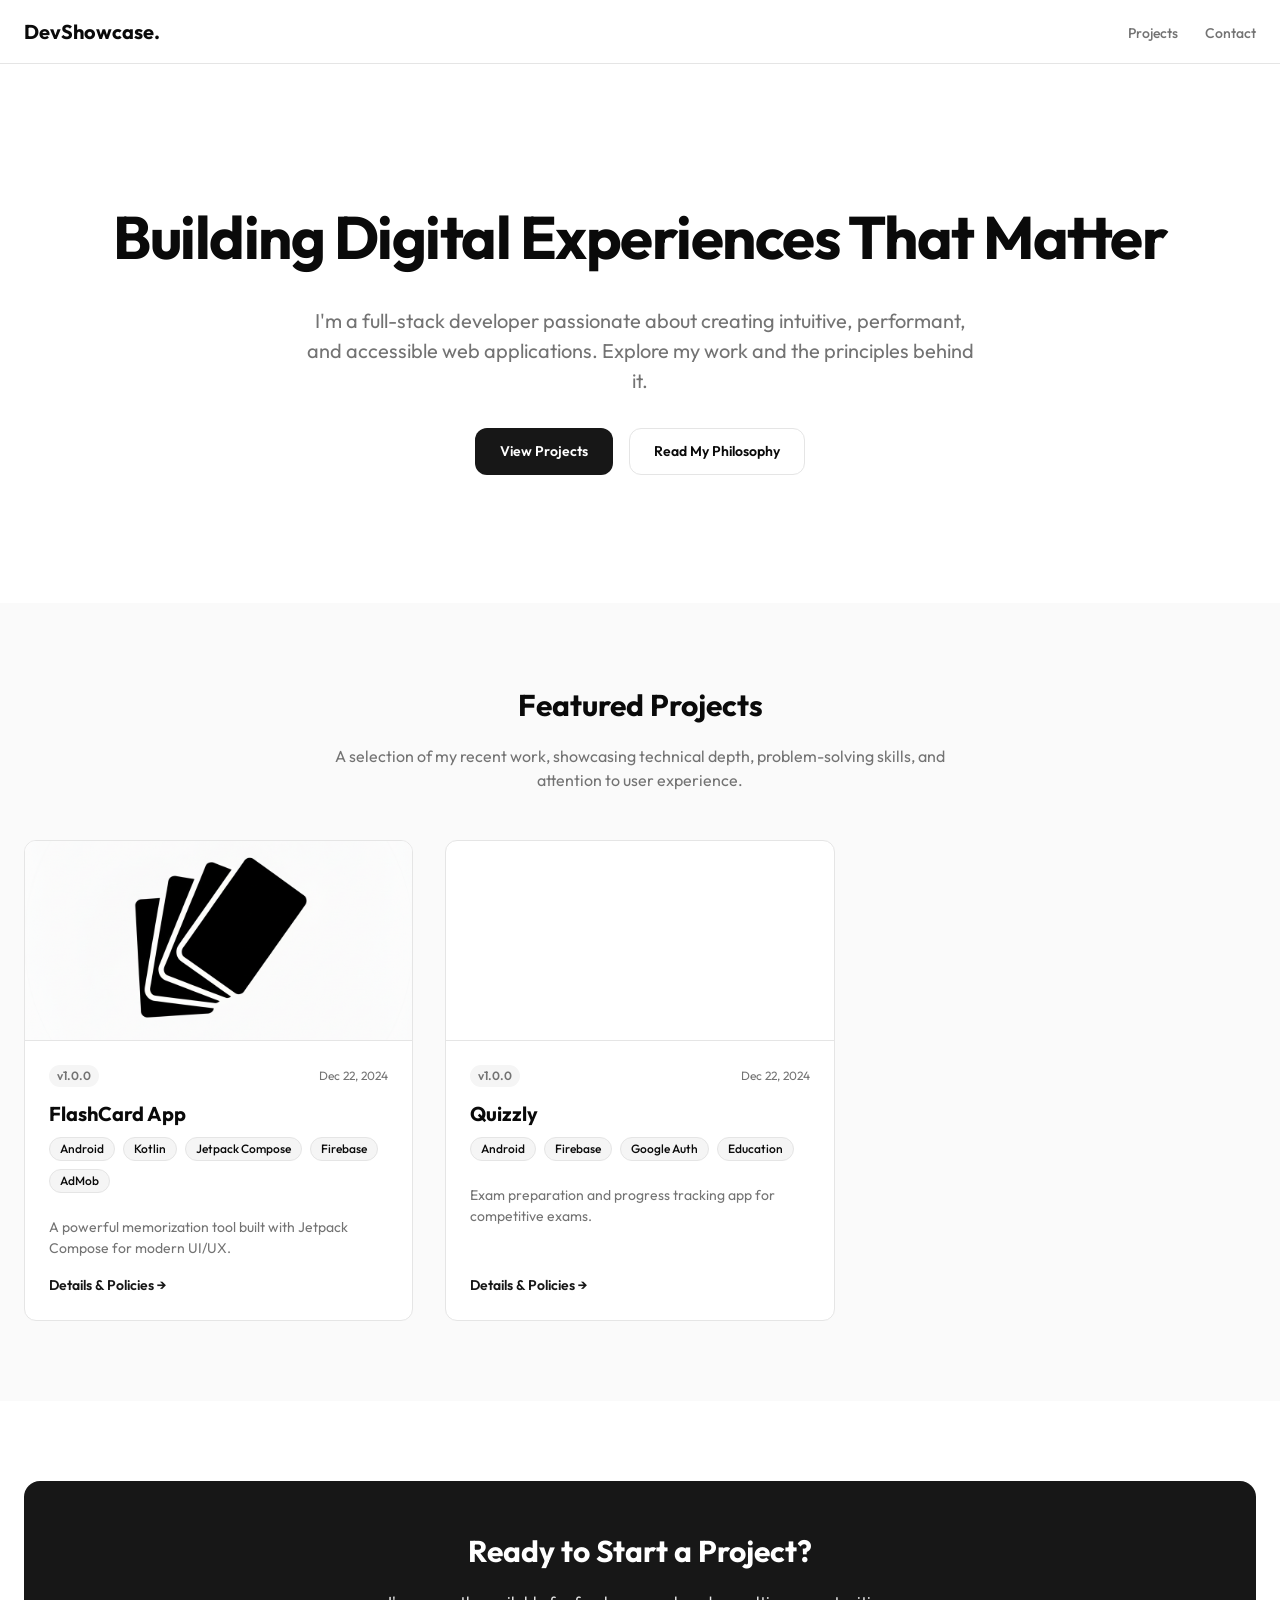
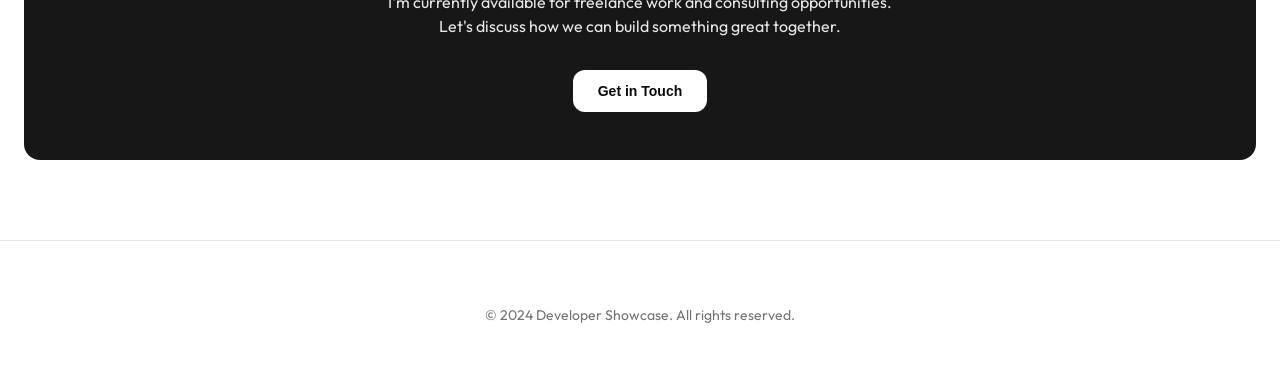
<file: index.html>
<!DOCTYPE html>
<html lang="en">

<head>
    <meta charset="UTF-8">
    <meta name="viewport" content="width=device-width, initial-scale=1.0">
    <title>Dev Showcase | Building Digital Experiences That Matter</title>
    <meta name="description"
        content="A selection of my recent work, showcasing technical depth, problem-solving skills, and attention to user experience.">
    <link rel="preconnect" href="https://fonts.googleapis.com">
    <link rel="preconnect" href="https://fonts.gstatic.com" crossorigin>
    <link href="https://fonts.googleapis.com/css2?family=Outfit:wght@300;400;500;600;700&display=swap" rel="stylesheet">
    <link rel="stylesheet" href="style.css">
</head>

<body>
    <header>
        <div class="container" style="display: flex; justify-content: space-between; align-items: center;">
            <a href="#" class="logo">DevShowcase.</a>
            <nav>
                <a href="#projects">Projects</a>
                <a href="#contact">Contact</a>
            </nav>
        </div>
    </header>

    <main>
        <section class="hero">
            <div class="container">
                <h1>Building Digital Experiences That Matter</h1>
                <p>I'm a full-stack developer passionate about creating intuitive, performant, and accessible web
                    applications. Explore my work and the principles behind it.</p>
                <div class="btn-group">
                    <a href="#projects" class="button primary" style="text-decoration: none;">View Projects</a>
                    <a href="#" class="button outline" style="text-decoration: none;">Read My Philosophy</a>
                </div>
            </div>
        </section>

        <section id="projects">
            <div class="container">
                <div class="section-header">
                    <h2>Featured Projects</h2>
                    <p>A selection of my recent work, showcasing technical depth, problem-solving skills, and attention
                        to user experience.</p>
                </div>
                <div class="projects-grid" id="projectsGrid">
                    <!-- Projects will be injected by JavaScript -->
                </div>
            </div>
        </section>

        <section class="cta-section" id="contact">
            <div class="container">
                <div class="cta-box">
                    <h2>Ready to Start a Project?</h2>
                    <p>I'm currently available for freelance work and consulting opportunities. Let's discuss how we can
                        build something great together.</p>
                    <button class="button">Get in Touch</button>
                </div>
            </div>
        </section>
    </main>

    <footer>
        <div class="container">
            <p>&copy; 2024 Developer Showcase. All rights reserved.</p>
        </div>
    </footer>

    <script src="script.js"></script>
</body>

</html>
</file>
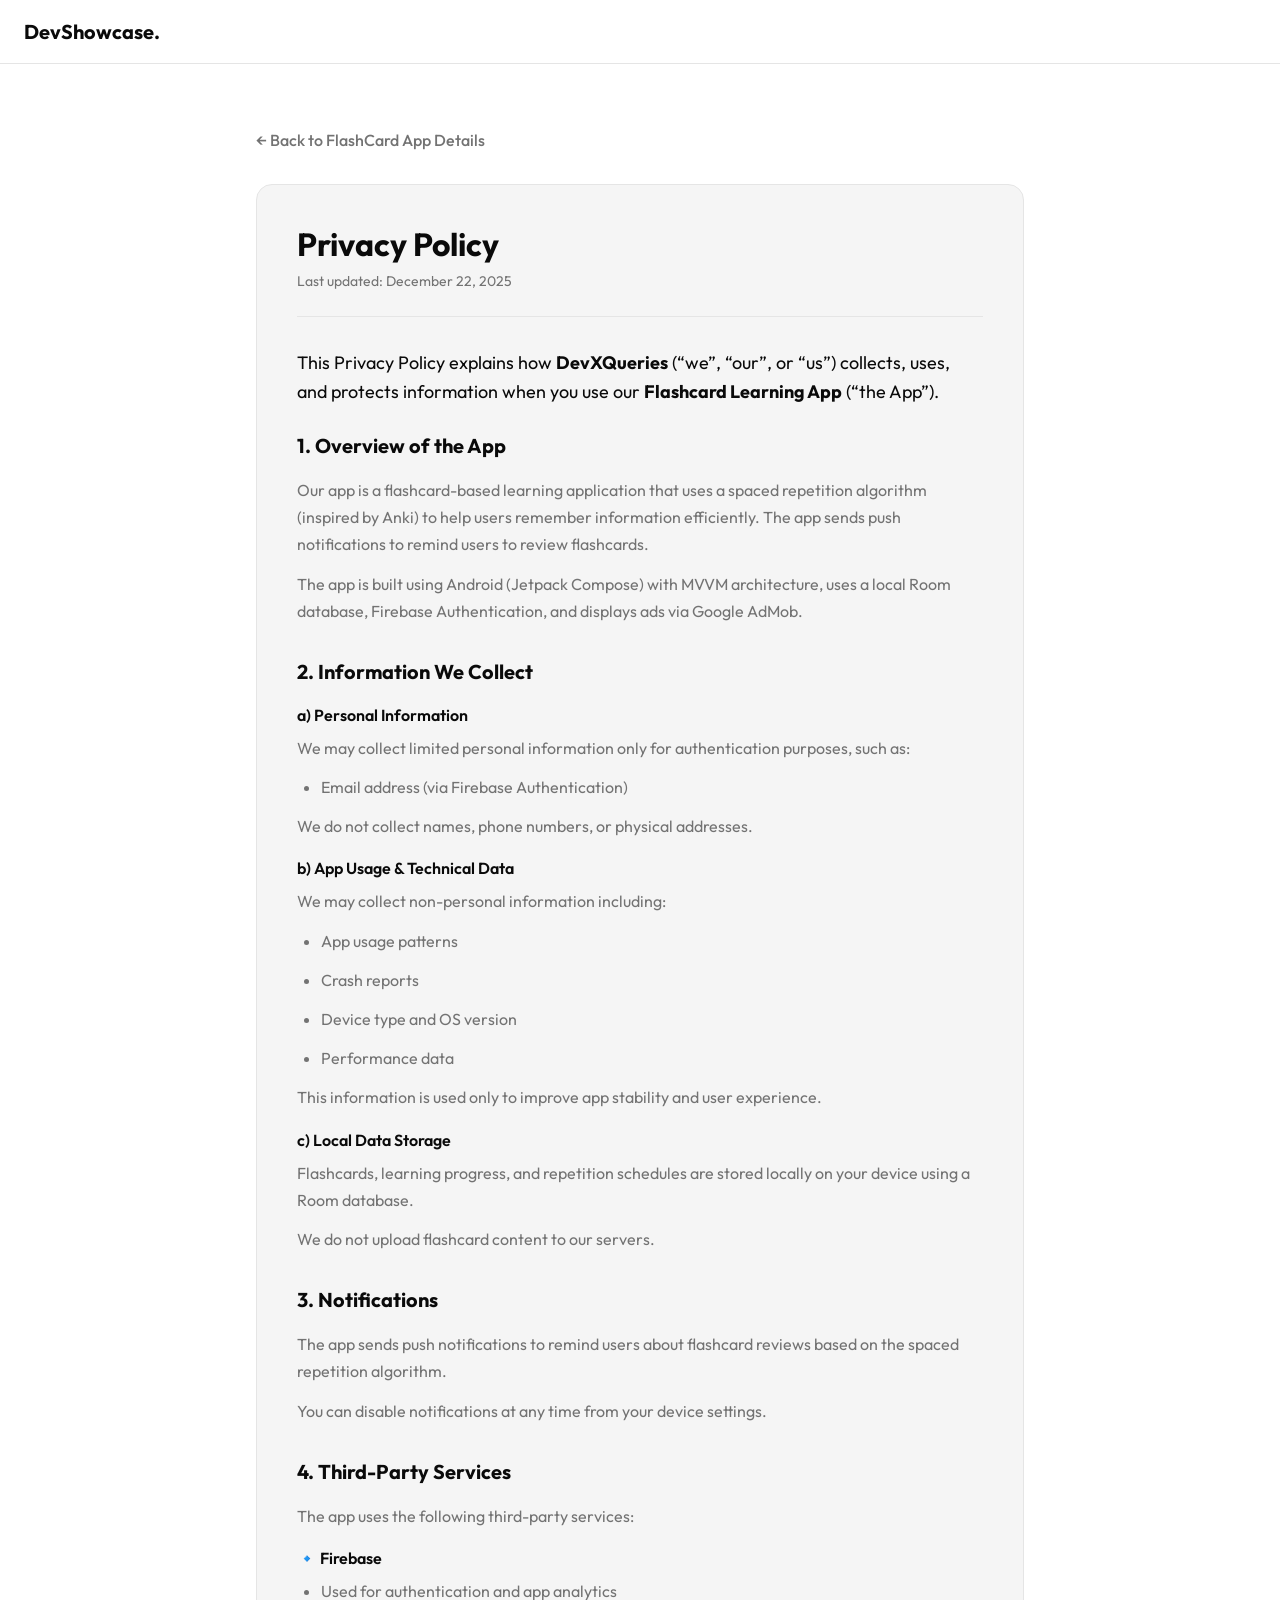
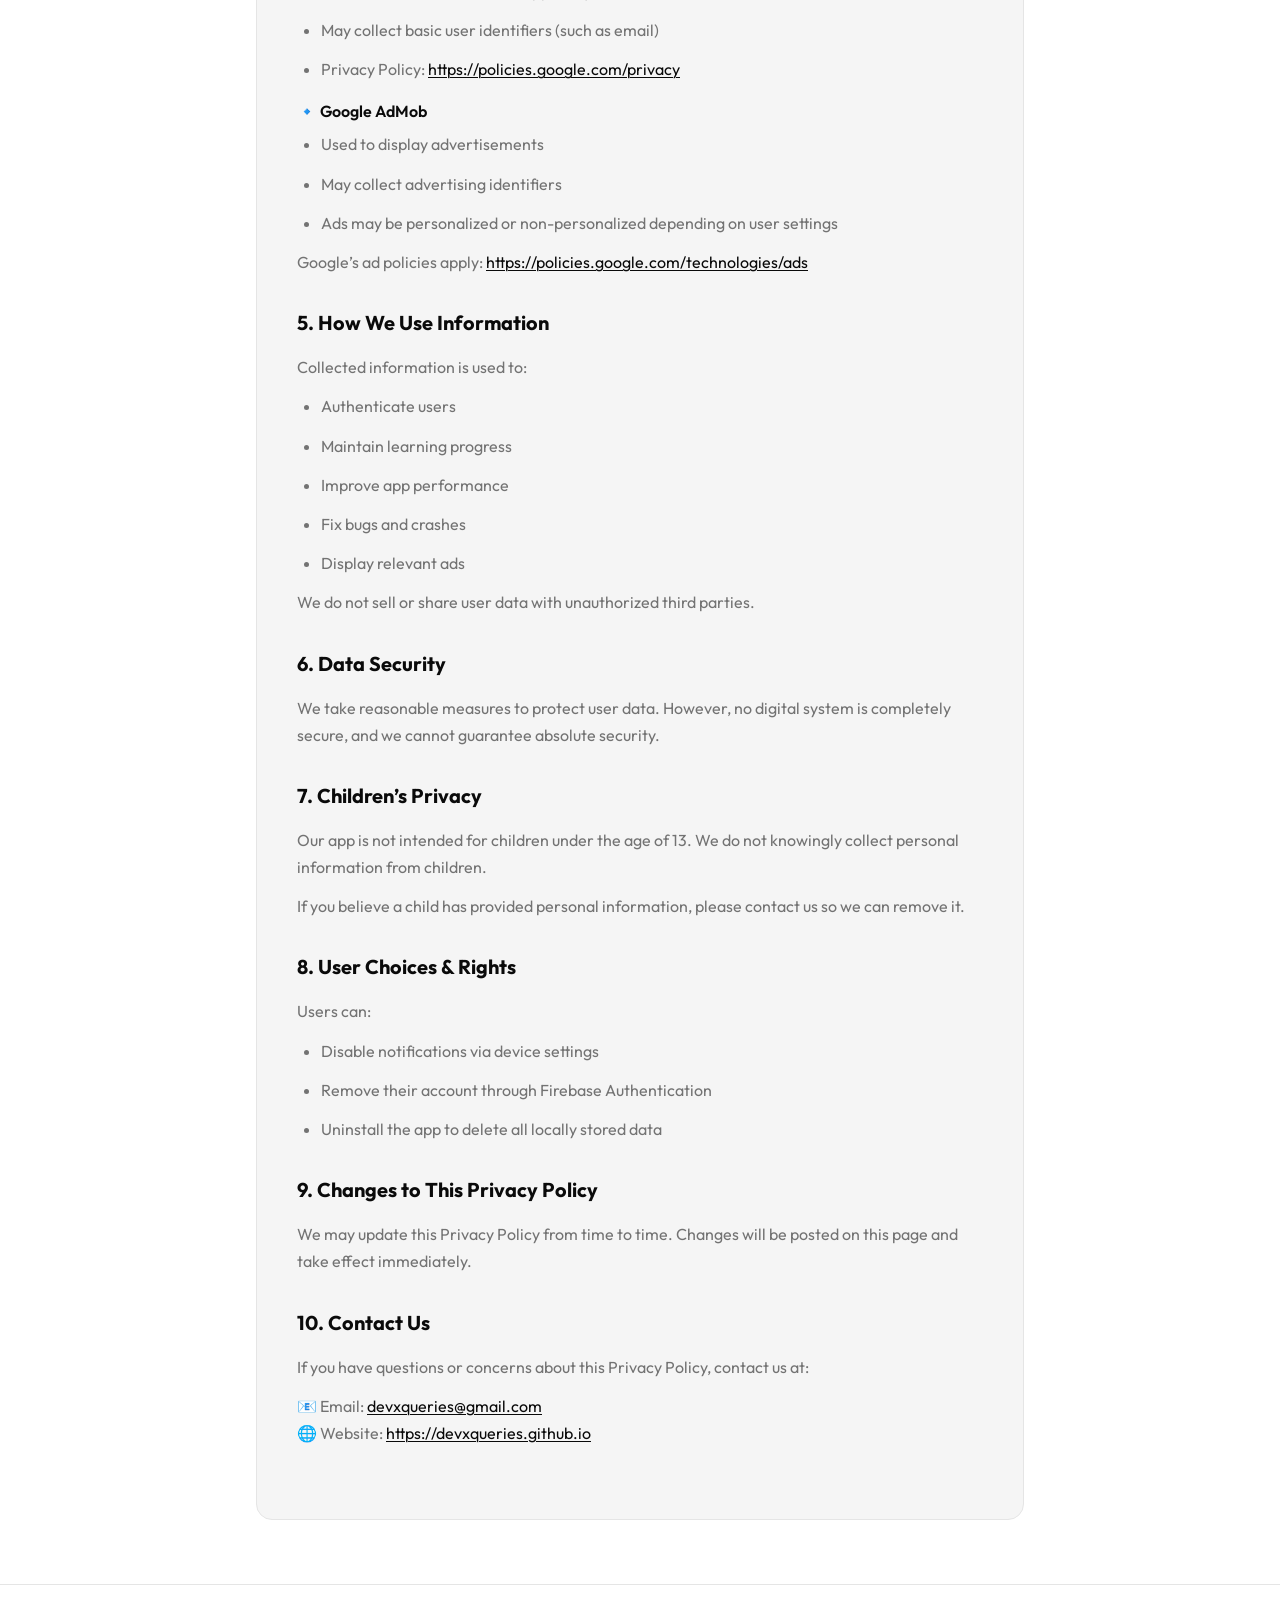
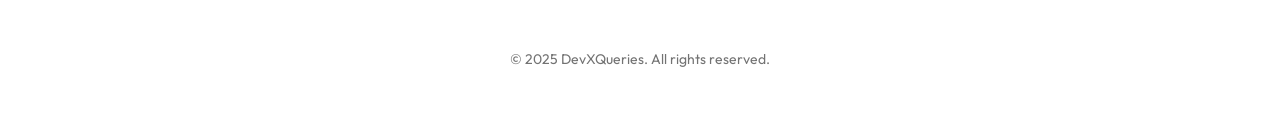
<file: privacy/index.html>
<!DOCTYPE html>
<html lang="en">

<head>
    <meta charset="UTF-8">
    <meta name="viewport" content="width=device-width, initial-scale=1.0">
    <title>Privacy Policy - FlashCard App</title>
    <link rel="preconnect" href="https://fonts.googleapis.com">
    <link rel="preconnect" href="https://fonts.gstatic.com" crossorigin>
    <link href="https://fonts.googleapis.com/css2?family=Outfit:wght@300;400;500;600;700&display=swap" rel="stylesheet">
    <link rel="stylesheet" href="../style.css">
    <style>
        .page-container {
            max-width: 800px;
            margin: 0 auto;
            padding: 4rem 1rem;
        }

        .back-link {
            display: inline-flex;
            align-items: center;
            color: var(--muted-foreground);
            text-decoration: none;
            margin-bottom: 2rem;
            font-weight: 500;
        }

        .back-link:hover {
            color: var(--foreground);
        }

        .policy-document {
            background: var(--muted);
            padding: 2.5rem;
            border-radius: 1rem;
            border: 1px solid var(--border);
        }

        .policy-document h1 {
            font-size: 2rem;
            margin-bottom: 0.5rem;
            line-height: 1.2;
        }

        .policy-doc-meta {
            color: var(--muted-foreground);
            font-size: 0.875rem;
            margin-bottom: 2rem;
            padding-bottom: 1.5rem;
            border-bottom: 1px solid var(--border);
        }

        .policy-section {
            margin-bottom: 2rem;
        }

        .policy-section h3 {
            font-size: 1.25rem;
            font-weight: 700;
            margin-bottom: 1rem;
            color: var(--foreground);
        }

        .policy-section h4 {
            font-size: 1rem;
            font-weight: 600;
            margin: 1rem 0 0.5rem;
            color: var(--foreground);
        }

        .policy-section p,
        .policy-section li {
            color: var(--muted-foreground);
            line-height: 1.7;
            margin-bottom: 0.75rem;
        }

        .policy-section ul {
            list-style: disc;
            padding-left: 1.5rem;
            margin-bottom: 0.75rem;
        }

        .policy-section a {
            color: var(--foreground);
            text-decoration: underline;
            text-decoration-thickness: 1px;
            text-underline-offset: 2px;
        }

        .policy-section a:hover {
            color: #000;
        }

        .divider {
            height: 1px;
            background: var(--border);
            margin: 2rem 0;
        }
    </style>
</head>

<body>
    <header>
        <div class="container" style="display: flex; justify-content: space-between; align-items: center;">
            <a href="../index.html" class="logo">DevShowcase.</a>
        </div>
    </header>

    <main class="page-container">
        <a href="../projects/flashcard-app.html" class="back-link">&larr; Back to FlashCard App Details</a>

        <div class="policy-document">
            <h1>Privacy Policy</h1>
            <div class="policy-doc-meta">
                Last updated: December 22, 2025
            </div>

            <p style="margin-bottom: 1.5rem; font-size: 1.125rem; line-height: 1.6;">
                This Privacy Policy explains how <strong>DevXQueries</strong> (“we”, “our”, or “us”) collects, uses, and
                protects information when you use our <strong>Flashcard Learning App</strong> (“the App”).
            </p>

            <div class="policy-section">
                <h3>1. Overview of the App</h3>
                <p>Our app is a flashcard-based learning application that uses a spaced repetition algorithm (inspired
                    by Anki) to help users remember information efficiently. The app sends push notifications to remind
                    users to review flashcards.</p>
                <p>The app is built using Android (Jetpack Compose) with MVVM architecture, uses a local Room database,
                    Firebase Authentication, and displays ads via Google AdMob.</p>
            </div>

            <div class="policy-section">
                <h3>2. Information We Collect</h3>

                <h4>a) Personal Information</h4>
                <p>We may collect limited personal information only for authentication purposes, such as:</p>
                <ul>
                    <li>Email address (via Firebase Authentication)</li>
                </ul>
                <p>We do not collect names, phone numbers, or physical addresses.</p>

                <h4>b) App Usage & Technical Data</h4>
                <p>We may collect non-personal information including:</p>
                <ul>
                    <li>App usage patterns</li>
                    <li>Crash reports</li>
                    <li>Device type and OS version</li>
                    <li>Performance data</li>
                </ul>
                <p>This information is used only to improve app stability and user experience.</p>

                <h4>c) Local Data Storage</h4>
                <p>Flashcards, learning progress, and repetition schedules are stored locally on your device using a
                    Room database.</p>
                <p>We do not upload flashcard content to our servers.</p>
            </div>

            <div class="policy-section">
                <h3>3. Notifications</h3>
                <p>The app sends push notifications to remind users about flashcard reviews based on the spaced
                    repetition algorithm.</p>
                <p>You can disable notifications at any time from your device settings.</p>
            </div>

            <div class="policy-section">
                <h3>4. Third-Party Services</h3>
                <p>The app uses the following third-party services:</p>

                <h4>🔹 Firebase</h4>
                <ul>
                    <li>Used for authentication and app analytics</li>
                    <li>May collect basic user identifiers (such as email)</li>
                    <li>Privacy Policy: <a href="https://policies.google.com/privacy"
                            target="_blank">https://policies.google.com/privacy</a></li>
                </ul>

                <h4>🔹 Google AdMob</h4>
                <ul>
                    <li>Used to display advertisements</li>
                    <li>May collect advertising identifiers</li>
                    <li>Ads may be personalized or non-personalized depending on user settings</li>
                </ul>
                <p>Google’s ad policies apply: <a href="https://policies.google.com/technologies/ads"
                        target="_blank">https://policies.google.com/technologies/ads</a></p>
            </div>

            <div class="policy-section">
                <h3>5. How We Use Information</h3>
                <p>Collected information is used to:</p>
                <ul>
                    <li>Authenticate users</li>
                    <li>Maintain learning progress</li>
                    <li>Improve app performance</li>
                    <li>Fix bugs and crashes</li>
                    <li>Display relevant ads</li>
                </ul>
                <p>We do not sell or share user data with unauthorized third parties.</p>
            </div>

            <div class="policy-section">
                <h3>6. Data Security</h3>
                <p>We take reasonable measures to protect user data. However, no digital system is completely secure,
                    and we cannot guarantee absolute security.</p>
            </div>

            <div class="policy-section">
                <h3>7. Children’s Privacy</h3>
                <p>Our app is not intended for children under the age of 13. We do not knowingly collect personal
                    information from children.</p>
                <p>If you believe a child has provided personal information, please contact us so we can remove it.</p>
            </div>

            <div class="policy-section">
                <h3>8. User Choices & Rights</h3>
                <p>Users can:</p>
                <ul>
                    <li>Disable notifications via device settings</li>
                    <li>Remove their account through Firebase Authentication</li>
                    <li>Uninstall the app to delete all locally stored data</li>
                </ul>
            </div>

            <div class="policy-section">
                <h3>9. Changes to This Privacy Policy</h3>
                <p>We may update this Privacy Policy from time to time. Changes will be posted on this page and take
                    effect immediately.</p>
            </div>

            <div class="policy-section">
                <h3>10. Contact Us</h3>
                <p>If you have questions or concerns about this Privacy Policy, contact us at:</p>
                <p>
                    📧 Email: <a href="mailto:devxqueries@gmail.com">devxqueries@gmail.com</a><br>
                    🌐 Website: <a href="https://devxqueries.github.io"
                        target="_blank">https://devxqueries.github.io</a>
                </p>
            </div>
        </div>

    </main>

    <footer>
        <div class="container">
            <p>&copy; 2025 DevXQueries. All rights reserved.</p>
        </div>
    </footer>
</body>

</html>
</file>
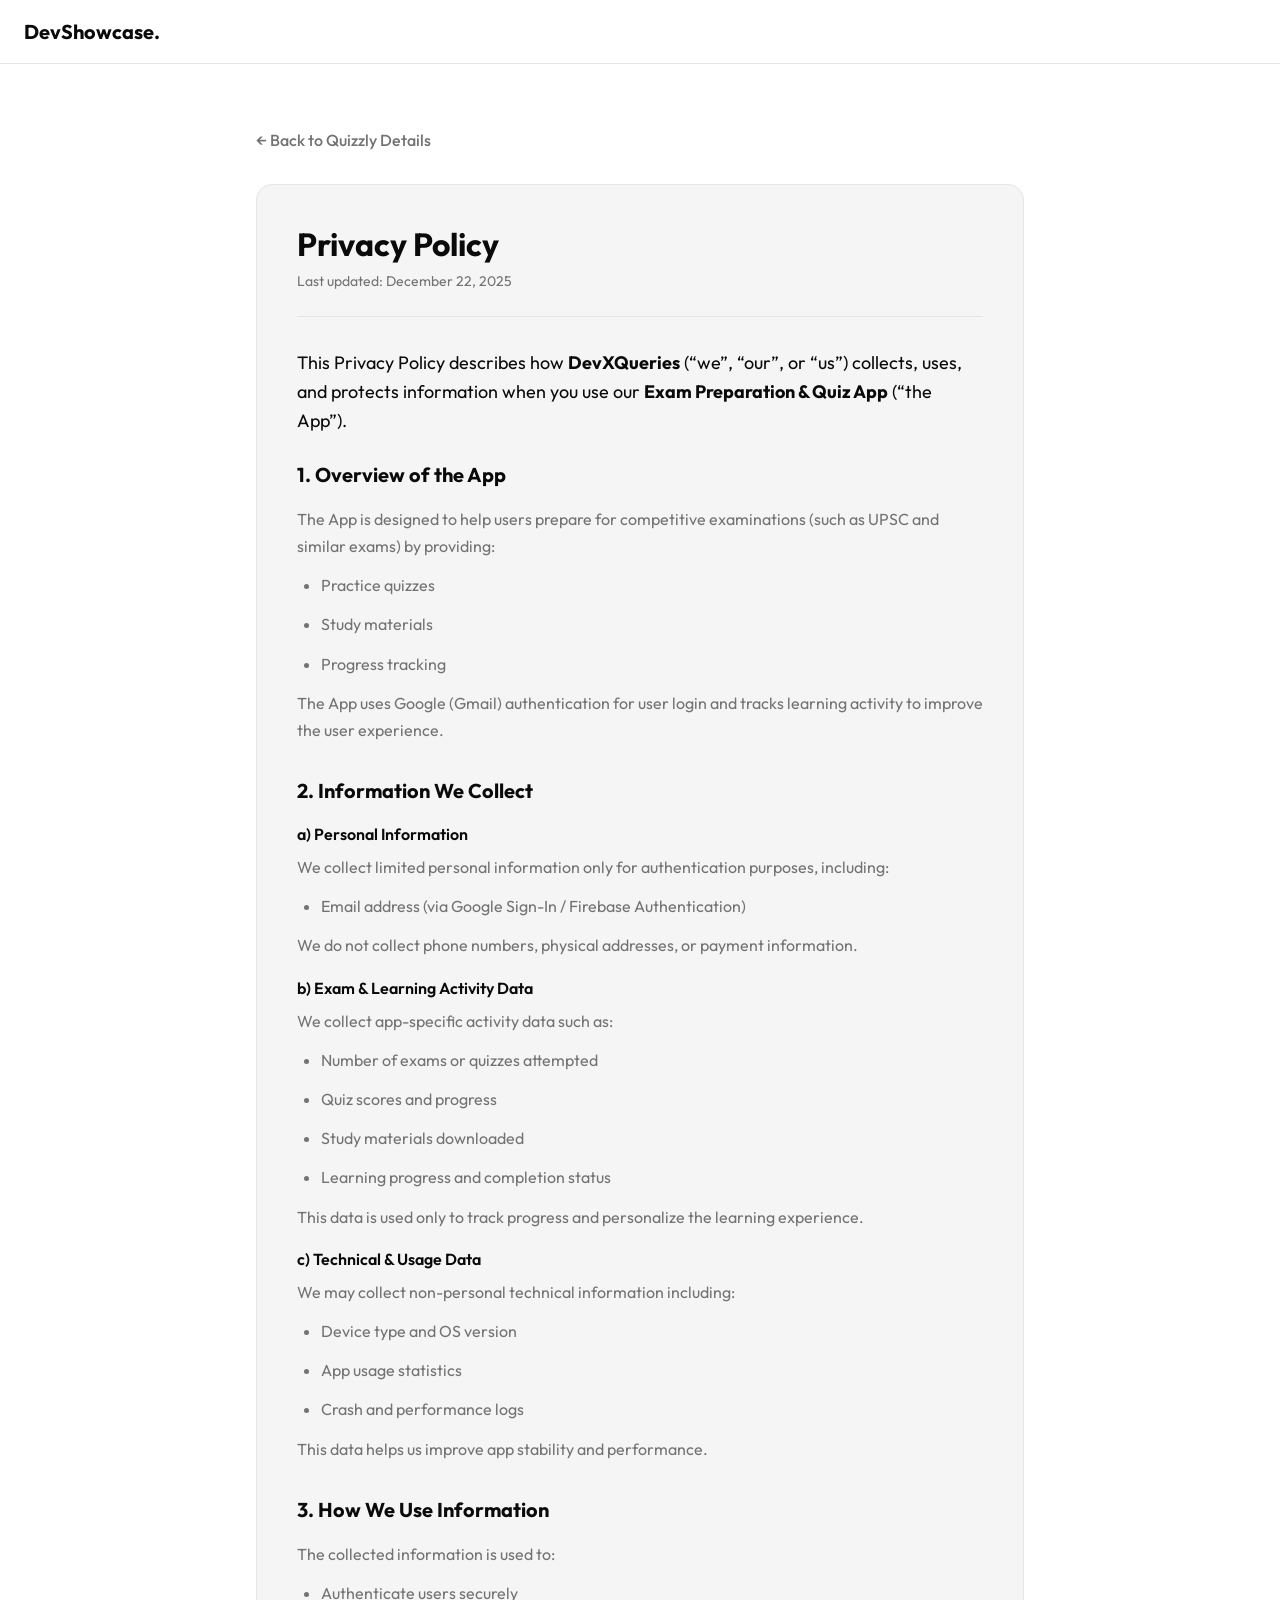
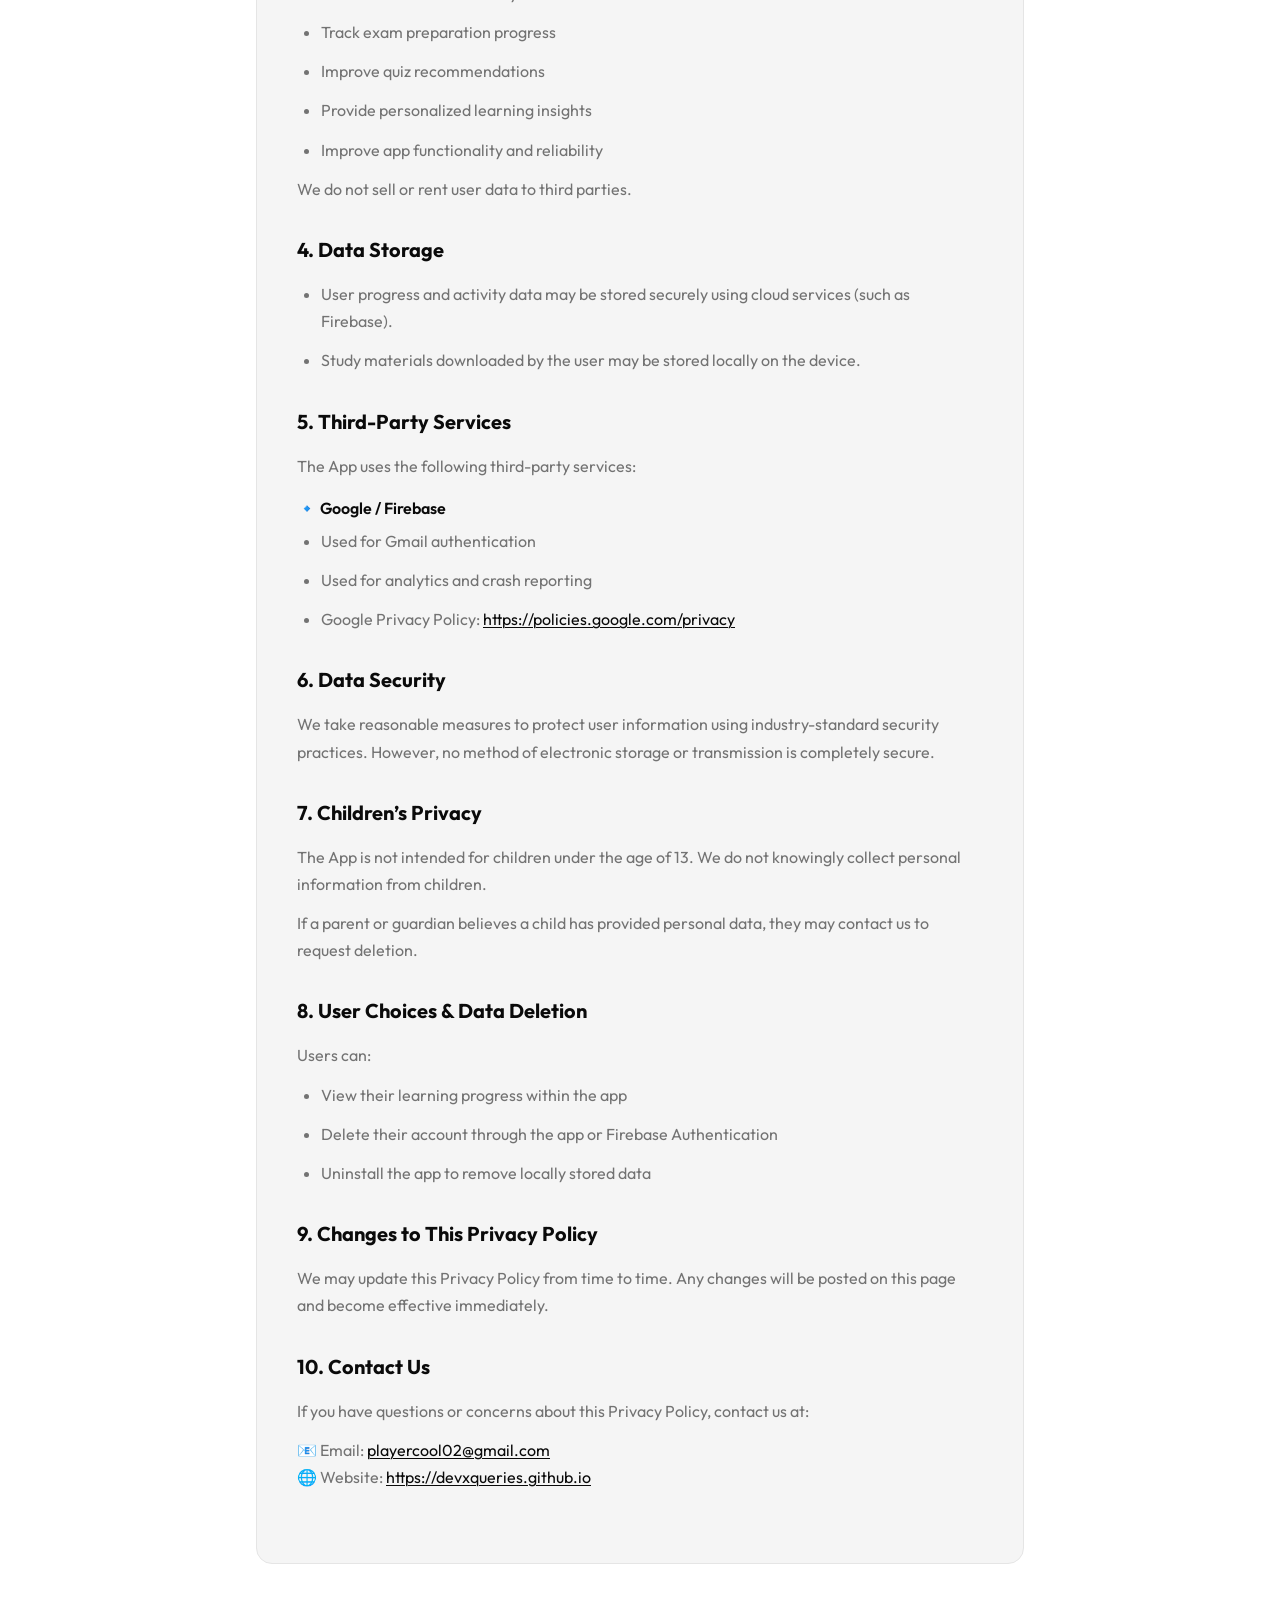
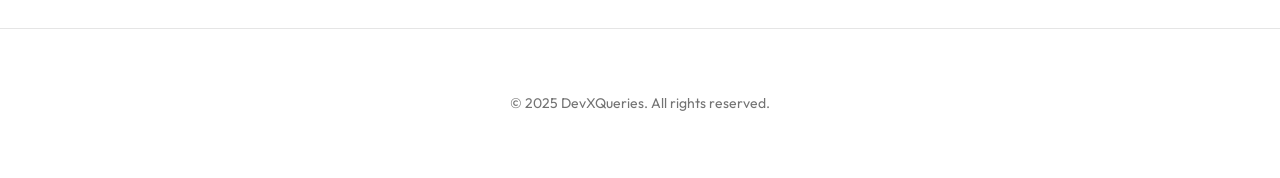
<file: quizzly-privacy/index.html>
<!DOCTYPE html>
<html lang="en">

<head>
    <meta charset="UTF-8">
    <meta name="viewport" content="width=device-width, initial-scale=1.0">
    <title>Privacy Policy - Quizzly</title>
    <link rel="preconnect" href="https://fonts.googleapis.com">
    <link rel="preconnect" href="https://fonts.gstatic.com" crossorigin>
    <link href="https://fonts.googleapis.com/css2?family=Outfit:wght@300;400;500;600;700&display=swap" rel="stylesheet">
    <link rel="stylesheet" href="../style.css">
    <style>
        .page-container {
            max-width: 800px;
            margin: 0 auto;
            padding: 4rem 1rem;
        }

        .back-link {
            display: inline-flex;
            align-items: center;
            color: var(--muted-foreground);
            text-decoration: none;
            margin-bottom: 2rem;
            font-weight: 500;
        }

        .back-link:hover {
            color: var(--foreground);
        }

        .policy-document {
            background: var(--muted);
            padding: 2.5rem;
            border-radius: 1rem;
            border: 1px solid var(--border);
        }

        .policy-document h1 {
            font-size: 2rem;
            margin-bottom: 0.5rem;
            line-height: 1.2;
        }

        .policy-doc-meta {
            color: var(--muted-foreground);
            font-size: 0.875rem;
            margin-bottom: 2rem;
            padding-bottom: 1.5rem;
            border-bottom: 1px solid var(--border);
        }

        .policy-section {
            margin-bottom: 2rem;
        }

        .policy-section h3 {
            font-size: 1.25rem;
            font-weight: 700;
            margin-bottom: 1rem;
            color: var(--foreground);
        }

        .policy-section h4 {
            font-size: 1rem;
            font-weight: 600;
            margin: 1rem 0 0.5rem;
            color: var(--foreground);
        }

        .policy-section p,
        .policy-section li {
            color: var(--muted-foreground);
            line-height: 1.7;
            margin-bottom: 0.75rem;
        }

        .policy-section ul {
            list-style: disc;
            padding-left: 1.5rem;
            margin-bottom: 0.75rem;
        }

        .policy-section a {
            color: var(--foreground);
            text-decoration: underline;
            text-decoration-thickness: 1px;
            text-underline-offset: 2px;
        }

        .policy-section a:hover {
            color: #000;
        }
    </style>
</head>

<body>
    <header>
        <div class="container" style="display: flex; justify-content: space-between; align-items: center;">
            <a href="../index.html" class="logo">DevShowcase.</a>
        </div>
    </header>

    <main class="page-container">
        <a href="../projects/quizzly.html" class="back-link">&larr; Back to Quizzly Details</a>

        <div class="policy-document">
            <h1>Privacy Policy</h1>
            <div class="policy-doc-meta">
                Last updated: December 22, 2025
            </div>

            <p style="margin-bottom: 1.5rem; font-size: 1.125rem; line-height: 1.6;">
                This Privacy Policy describes how <strong>DevXQueries</strong> (“we”, “our”, or “us”) collects, uses,
                and protects information when you use our <strong>Exam Preparation & Quiz App</strong> (“the App”).
            </p>

            <div class="policy-section">
                <h3>1. Overview of the App</h3>
                <p>The App is designed to help users prepare for competitive examinations (such as UPSC and similar
                    exams) by providing:</p>
                <ul>
                    <li>Practice quizzes</li>
                    <li>Study materials</li>
                    <li>Progress tracking</li>
                </ul>
                <p>The App uses Google (Gmail) authentication for user login and tracks learning activity to improve the
                    user experience.</p>
            </div>

            <div class="policy-section">
                <h3>2. Information We Collect</h3>

                <h4>a) Personal Information</h4>
                <p>We collect limited personal information only for authentication purposes, including:</p>
                <ul>
                    <li>Email address (via Google Sign-In / Firebase Authentication)</li>
                </ul>
                <p>We do not collect phone numbers, physical addresses, or payment information.</p>

                <h4>b) Exam & Learning Activity Data</h4>
                <p>We collect app-specific activity data such as:</p>
                <ul>
                    <li>Number of exams or quizzes attempted</li>
                    <li>Quiz scores and progress</li>
                    <li>Study materials downloaded</li>
                    <li>Learning progress and completion status</li>
                </ul>
                <p>This data is used only to track progress and personalize the learning experience.</p>

                <h4>c) Technical & Usage Data</h4>
                <p>We may collect non-personal technical information including:</p>
                <ul>
                    <li>Device type and OS version</li>
                    <li>App usage statistics</li>
                    <li>Crash and performance logs</li>
                </ul>
                <p>This data helps us improve app stability and performance.</p>
            </div>

            <div class="policy-section">
                <h3>3. How We Use Information</h3>
                <p>The collected information is used to:</p>
                <ul>
                    <li>Authenticate users securely</li>
                    <li>Track exam preparation progress</li>
                    <li>Improve quiz recommendations</li>
                    <li>Provide personalized learning insights</li>
                    <li>Improve app functionality and reliability</li>
                </ul>
                <p>We do not sell or rent user data to third parties.</p>
            </div>

            <div class="policy-section">
                <h3>4. Data Storage</h3>
                <ul>
                    <li>User progress and activity data may be stored securely using cloud services (such as Firebase).
                    </li>
                    <li>Study materials downloaded by the user may be stored locally on the device.</li>
                </ul>
            </div>

            <div class="policy-section">
                <h3>5. Third-Party Services</h3>
                <p>The App uses the following third-party services:</p>

                <h4>🔹 Google / Firebase</h4>
                <ul>
                    <li>Used for Gmail authentication</li>
                    <li>Used for analytics and crash reporting</li>
                    <li>Google Privacy Policy: <a href="https://policies.google.com/privacy"
                            target="_blank">https://policies.google.com/privacy</a></li>
                </ul>
            </div>

            <div class="policy-section">
                <h3>6. Data Security</h3>
                <p>We take reasonable measures to protect user information using industry-standard security practices.
                    However, no method of electronic storage or transmission is completely secure.</p>
            </div>

            <div class="policy-section">
                <h3>7. Children’s Privacy</h3>
                <p>The App is not intended for children under the age of 13. We do not knowingly collect personal
                    information from children.</p>
                <p>If a parent or guardian believes a child has provided personal data, they may contact us to request
                    deletion.</p>
            </div>

            <div class="policy-section">
                <h3>8. User Choices & Data Deletion</h3>
                <p>Users can:</p>
                <ul>
                    <li>View their learning progress within the app</li>
                    <li>Delete their account through the app or Firebase Authentication</li>
                    <li>Uninstall the app to remove locally stored data</li>
                </ul>
            </div>

            <div class="policy-section">
                <h3>9. Changes to This Privacy Policy</h3>
                <p>We may update this Privacy Policy from time to time. Any changes will be posted on this page and
                    become effective immediately.</p>
            </div>

            <div class="policy-section">
                <h3>10. Contact Us</h3>
                <p>If you have questions or concerns about this Privacy Policy, contact us at:</p>
                <p>
                    📧 Email: <a href="mailto:playercool02@gmail.com">playercool02@gmail.com</a><br>
                    🌐 Website: <a href="https://devxqueries.github.io"
                        target="_blank">https://devxqueries.github.io</a>
                </p>
            </div>
        </div>

    </main>

    <footer>
        <div class="container">
            <p>&copy; 2025 DevXQueries. All rights reserved.</p>
        </div>
    </footer>
</body>

</html>
</file>
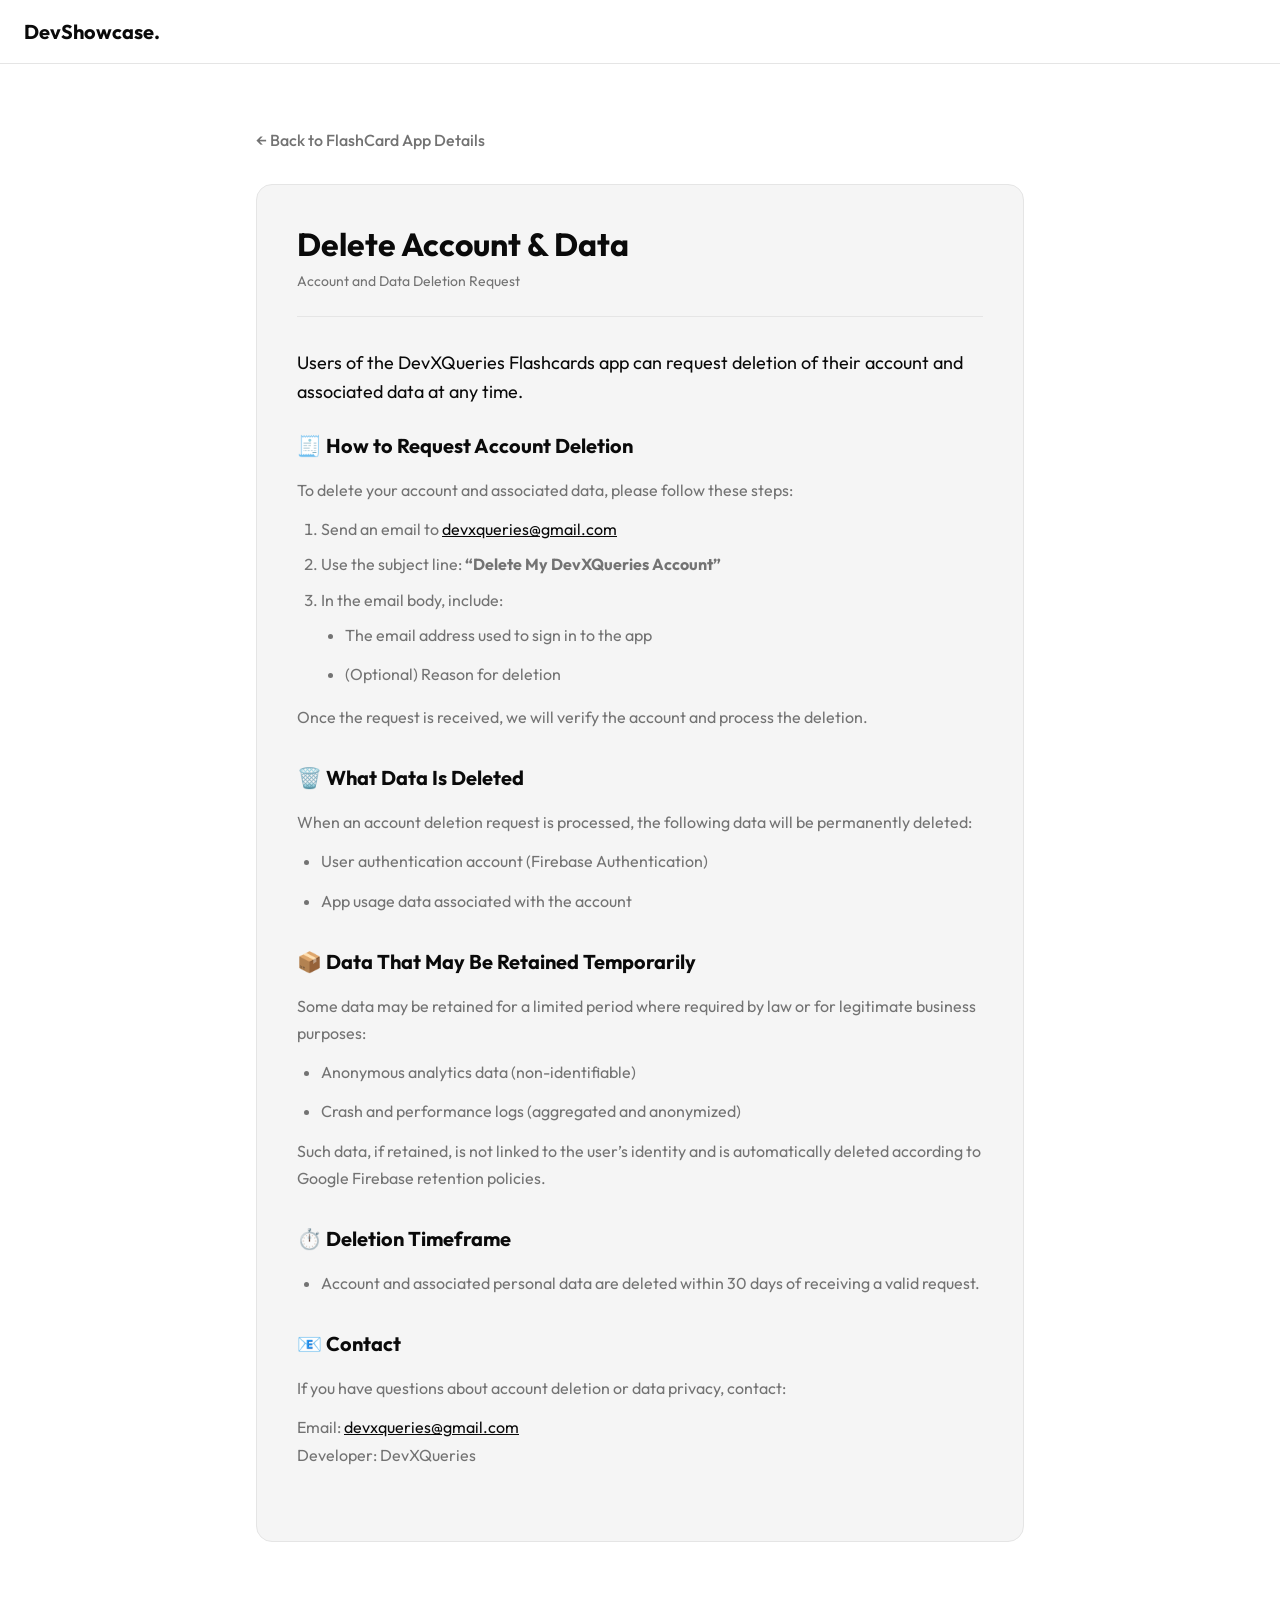
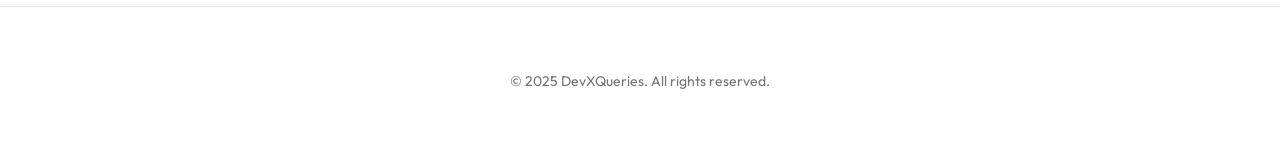
<file: flashcard/delete-account/index.html>
<!DOCTYPE html>
<html lang="en">

<head>
    <meta charset="UTF-8">
    <meta name="viewport" content="width=device-width, initial-scale=1.0">
    <title>Delete Account & Data - DevXQueries Flashcards</title>
    <link rel="preconnect" href="https://fonts.googleapis.com">
    <link rel="preconnect" href="https://fonts.gstatic.com" crossorigin>
    <link href="https://fonts.googleapis.com/css2?family=Outfit:wght@300;400;500;600;700&display=swap" rel="stylesheet">
    <link rel="stylesheet" href="../../style.css">
    <style>
        .page-container {
            max-width: 800px;
            margin: 0 auto;
            padding: 4rem 1rem;
        }

        .back-link {
            display: inline-flex;
            align-items: center;
            color: var(--muted-foreground);
            text-decoration: none;
            margin-bottom: 2rem;
            font-weight: 500;
        }

        .back-link:hover {
            color: var(--foreground);
        }

        .policy-document {
            background: var(--muted);
            padding: 2.5rem;
            border-radius: 1rem;
            border: 1px solid var(--border);
        }

        .policy-document h1 {
            font-size: 2rem;
            margin-bottom: 0.5rem;
            line-height: 1.2;
        }

        .policy-doc-meta {
            color: var(--muted-foreground);
            font-size: 0.875rem;
            margin-bottom: 2rem;
            padding-bottom: 1.5rem;
            border-bottom: 1px solid var(--border);
        }

        .policy-section {
            margin-bottom: 2rem;
        }

        .policy-section h3 {
            font-size: 1.25rem;
            font-weight: 700;
            margin-bottom: 1rem;
            color: var(--foreground);
        }

        .policy-section p,
        .policy-section li {
            color: var(--muted-foreground);
            line-height: 1.7;
            margin-bottom: 0.75rem;
        }

        .policy-section ul {
            list-style: disc;
            padding-left: 1.5rem;
            margin-bottom: 0.75rem;
        }
    </style>
</head>

<body>
    <header>
        <div class="container" style="display: flex; justify-content: space-between; align-items: center;">
            <a href="../../index.html" class="logo">DevShowcase.</a>
        </div>
    </header>

    <main class="page-container">
        <a href="../../projects/flashcard-app.html" class="back-link">&larr; Back to FlashCard App Details</a>

        <div class="policy-document">
            <h1>Delete Account & Data</h1>
            <div class="policy-doc-meta">
                Account and Data Deletion Request
            </div>

            <p style="margin-bottom: 1.5rem; font-size: 1.125rem; line-height: 1.6;">
                Users of the DevXQueries Flashcards app can request deletion of their account and associated data at any
                time.
            </p>

            <div class="policy-section">
                <h3>🧾 How to Request Account Deletion</h3>
                <p>To delete your account and associated data, please follow these steps:</p>
                <ol
                    style="list-style: decimal; padding-left: 1.5rem; color: var(--muted-foreground); margin-bottom: 1rem;">
                    <li style="margin-bottom: 0.5rem;">Send an email to <a href="mailto:devxqueries@gmail.com"
                            style="color: var(--foreground);">devxqueries@gmail.com</a></li>
                    <li style="margin-bottom: 0.5rem;">Use the subject line: <strong>“Delete My DevXQueries
                            Account”</strong></li>
                    <li style="margin-bottom: 0.5rem;">In the email body, include:
                        <ul style="margin-top: 0.5rem;">
                            <li>The email address used to sign in to the app</li>
                            <li>(Optional) Reason for deletion</li>
                        </ul>
                    </li>
                </ol>
                <p>Once the request is received, we will verify the account and process the deletion.</p>
            </div>

            <div class="policy-section">
                <h3>🗑️ What Data Is Deleted</h3>
                <p>When an account deletion request is processed, the following data will be permanently deleted:</p>
                <ul>
                    <li>User authentication account (Firebase Authentication)</li>
                    <li>App usage data associated with the account</li>
                </ul>
            </div>

            <div class="policy-section">
                <h3>📦 Data That May Be Retained Temporarily</h3>
                <p>Some data may be retained for a limited period where required by law or for legitimate business
                    purposes:</p>
                <ul>
                    <li>Anonymous analytics data (non-identifiable)</li>
                    <li>Crash and performance logs (aggregated and anonymized)</li>
                </ul>
                <p>Such data, if retained, is not linked to the user’s identity and is automatically deleted according
                    to Google Firebase retention policies.</p>
            </div>

            <div class="policy-section">
                <h3>⏱️ Deletion Timeframe</h3>
                <ul>
                    <li>Account and associated personal data are deleted within 30 days of receiving a valid request.
                    </li>
                </ul>
            </div>

            <div class="policy-section">
                <h3>📧 Contact</h3>
                <p>If you have questions about account deletion or data privacy, contact:</p>
                <p>
                    Email: <a href="mailto:devxqueries@gmail.com"
                        style="color: var(--foreground);">devxqueries@gmail.com</a><br>
                    Developer: DevXQueries
                </p>
            </div>
        </div>

    </main>

    <footer>
        <div class="container">
            <p>&copy; 2025 DevXQueries. All rights reserved.</p>
        </div>
    </footer>
</body>

</html>
</file>
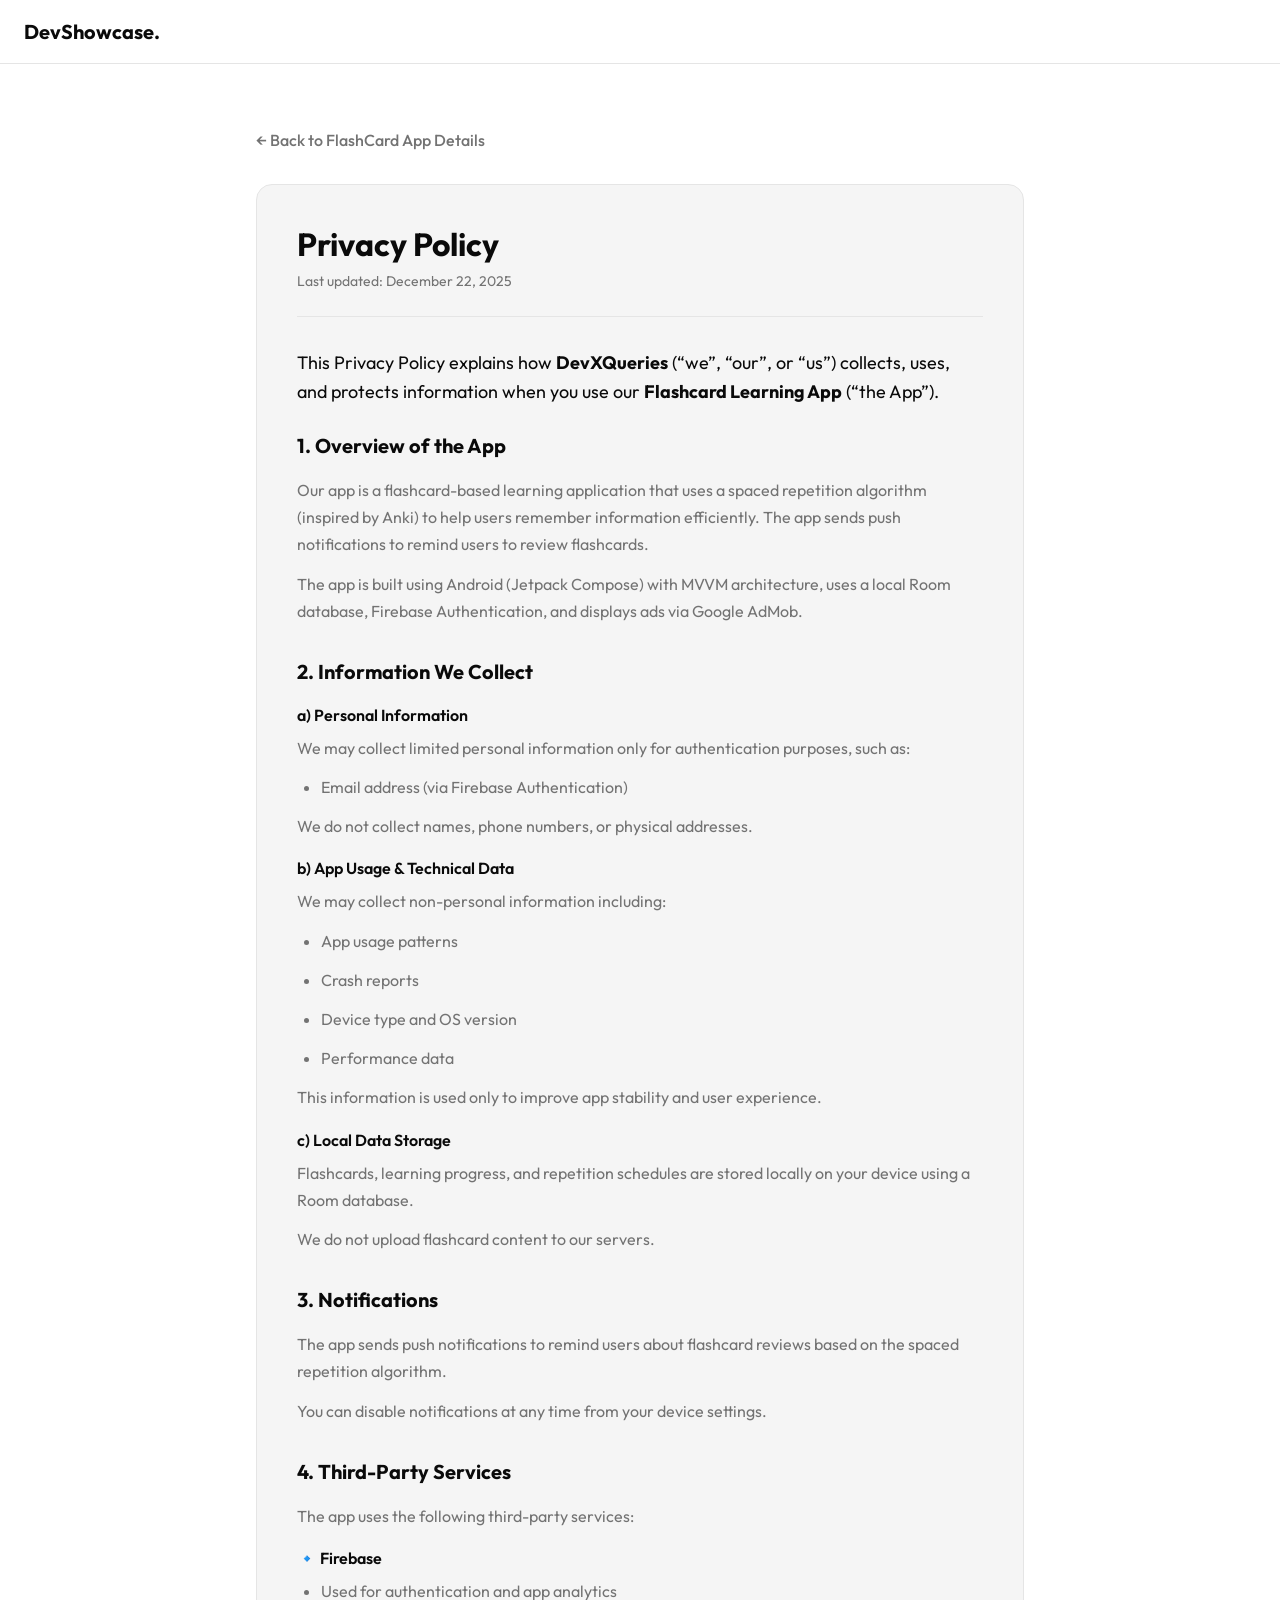
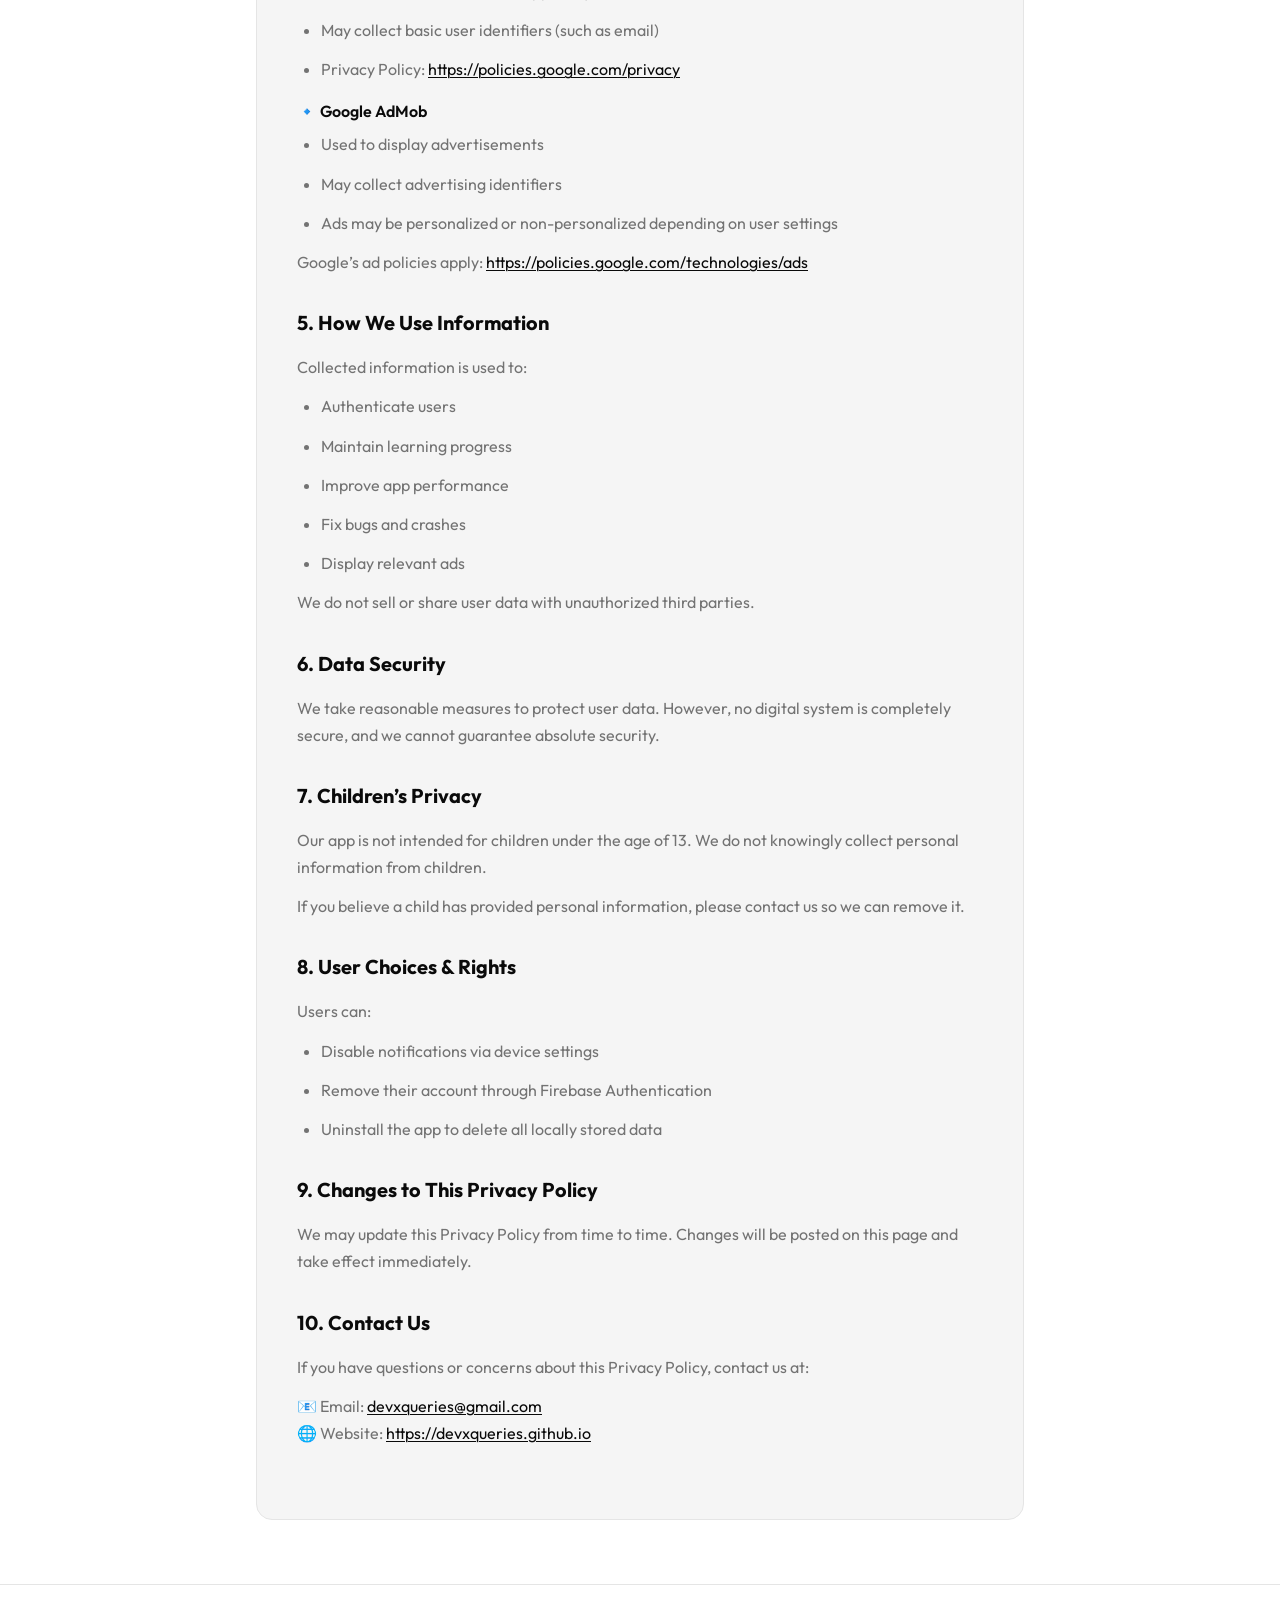
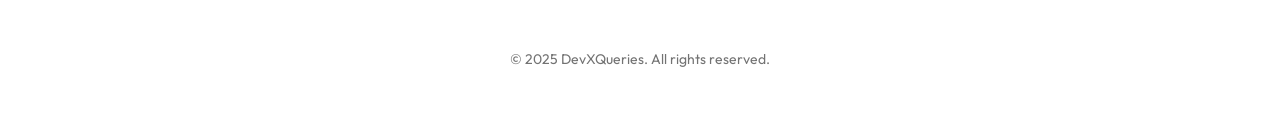
<file: flashcard/privacy/index.html>
<!DOCTYPE html>
<html lang="en">

<head>
    <meta charset="UTF-8">
    <meta name="viewport" content="width=device-width, initial-scale=1.0">
    <title>Privacy Policy - FlashCard App</title>
    <link rel="preconnect" href="https://fonts.googleapis.com">
    <link rel="preconnect" href="https://fonts.gstatic.com" crossorigin>
    <link href="https://fonts.googleapis.com/css2?family=Outfit:wght@300;400;500;600;700&display=swap" rel="stylesheet">
    <link rel="stylesheet" href="../../style.css">
    <style>
        .page-container {
            max-width: 800px;
            margin: 0 auto;
            padding: 4rem 1rem;
        }

        .back-link {
            display: inline-flex;
            align-items: center;
            color: var(--muted-foreground);
            text-decoration: none;
            margin-bottom: 2rem;
            font-weight: 500;
        }

        .back-link:hover {
            color: var(--foreground);
        }

        .policy-document {
            background: var(--muted);
            padding: 2.5rem;
            border-radius: 1rem;
            border: 1px solid var(--border);
        }

        .policy-document h1 {
            font-size: 2rem;
            margin-bottom: 0.5rem;
            line-height: 1.2;
        }

        .policy-doc-meta {
            color: var(--muted-foreground);
            font-size: 0.875rem;
            margin-bottom: 2rem;
            padding-bottom: 1.5rem;
            border-bottom: 1px solid var(--border);
        }

        .policy-section {
            margin-bottom: 2rem;
        }

        .policy-section h3 {
            font-size: 1.25rem;
            font-weight: 700;
            margin-bottom: 1rem;
            color: var(--foreground);
        }

        .policy-section h4 {
            font-size: 1rem;
            font-weight: 600;
            margin: 1rem 0 0.5rem;
            color: var(--foreground);
        }

        .policy-section p,
        .policy-section li {
            color: var(--muted-foreground);
            line-height: 1.7;
            margin-bottom: 0.75rem;
        }

        .policy-section ul {
            list-style: disc;
            padding-left: 1.5rem;
            margin-bottom: 0.75rem;
        }

        .policy-section a {
            color: var(--foreground);
            text-decoration: underline;
            text-decoration-thickness: 1px;
            text-underline-offset: 2px;
        }

        .policy-section a:hover {
            color: #000;
        }

        .divider {
            height: 1px;
            background: var(--border);
            margin: 2rem 0;
        }
    </style>
</head>

<body>
    <header>
        <div class="container" style="display: flex; justify-content: space-between; align-items: center;">
            <a href="../../index.html" class="logo">DevShowcase.</a>
        </div>
    </header>

    <main class="page-container">
        <a href="../../projects/flashcard-app.html" class="back-link">&larr; Back to FlashCard App Details</a>

        <div class="policy-document">
            <h1>Privacy Policy</h1>
            <div class="policy-doc-meta">
                Last updated: December 22, 2025
            </div>

            <p style="margin-bottom: 1.5rem; font-size: 1.125rem; line-height: 1.6;">
                This Privacy Policy explains how <strong>DevXQueries</strong> (“we”, “our”, or “us”) collects, uses, and
                protects information when you use our <strong>Flashcard Learning App</strong> (“the App”).
            </p>

            <div class="policy-section">
                <h3>1. Overview of the App</h3>
                <p>Our app is a flashcard-based learning application that uses a spaced repetition algorithm (inspired
                    by Anki) to help users remember information efficiently. The app sends push notifications to remind
                    users to review flashcards.</p>
                <p>The app is built using Android (Jetpack Compose) with MVVM architecture, uses a local Room database,
                    Firebase Authentication, and displays ads via Google AdMob.</p>
            </div>

            <div class="policy-section">
                <h3>2. Information We Collect</h3>

                <h4>a) Personal Information</h4>
                <p>We may collect limited personal information only for authentication purposes, such as:</p>
                <ul>
                    <li>Email address (via Firebase Authentication)</li>
                </ul>
                <p>We do not collect names, phone numbers, or physical addresses.</p>

                <h4>b) App Usage & Technical Data</h4>
                <p>We may collect non-personal information including:</p>
                <ul>
                    <li>App usage patterns</li>
                    <li>Crash reports</li>
                    <li>Device type and OS version</li>
                    <li>Performance data</li>
                </ul>
                <p>This information is used only to improve app stability and user experience.</p>

                <h4>c) Local Data Storage</h4>
                <p>Flashcards, learning progress, and repetition schedules are stored locally on your device using a
                    Room database.</p>
                <p>We do not upload flashcard content to our servers.</p>
            </div>

            <div class="policy-section">
                <h3>3. Notifications</h3>
                <p>The app sends push notifications to remind users about flashcard reviews based on the spaced
                    repetition algorithm.</p>
                <p>You can disable notifications at any time from your device settings.</p>
            </div>

            <div class="policy-section">
                <h3>4. Third-Party Services</h3>
                <p>The app uses the following third-party services:</p>

                <h4>🔹 Firebase</h4>
                <ul>
                    <li>Used for authentication and app analytics</li>
                    <li>May collect basic user identifiers (such as email)</li>
                    <li>Privacy Policy: <a href="https://policies.google.com/privacy"
                            target="_blank">https://policies.google.com/privacy</a></li>
                </ul>

                <h4>🔹 Google AdMob</h4>
                <ul>
                    <li>Used to display advertisements</li>
                    <li>May collect advertising identifiers</li>
                    <li>Ads may be personalized or non-personalized depending on user settings</li>
                </ul>
                <p>Google’s ad policies apply: <a href="https://policies.google.com/technologies/ads"
                        target="_blank">https://policies.google.com/technologies/ads</a></p>
            </div>

            <div class="policy-section">
                <h3>5. How We Use Information</h3>
                <p>Collected information is used to:</p>
                <ul>
                    <li>Authenticate users</li>
                    <li>Maintain learning progress</li>
                    <li>Improve app performance</li>
                    <li>Fix bugs and crashes</li>
                    <li>Display relevant ads</li>
                </ul>
                <p>We do not sell or share user data with unauthorized third parties.</p>
            </div>

            <div class="policy-section">
                <h3>6. Data Security</h3>
                <p>We take reasonable measures to protect user data. However, no digital system is completely secure,
                    and we cannot guarantee absolute security.</p>
            </div>

            <div class="policy-section">
                <h3>7. Children’s Privacy</h3>
                <p>Our app is not intended for children under the age of 13. We do not knowingly collect personal
                    information from children.</p>
                <p>If you believe a child has provided personal information, please contact us so we can remove it.</p>
            </div>

            <div class="policy-section">
                <h3>8. User Choices & Rights</h3>
                <p>Users can:</p>
                <ul>
                    <li>Disable notifications via device settings</li>
                    <li>Remove their account through Firebase Authentication</li>
                    <li>Uninstall the app to delete all locally stored data</li>
                </ul>
            </div>

            <div class="policy-section">
                <h3>9. Changes to This Privacy Policy</h3>
                <p>We may update this Privacy Policy from time to time. Changes will be posted on this page and take
                    effect immediately.</p>
            </div>

            <div class="policy-section">
                <h3>10. Contact Us</h3>
                <p>If you have questions or concerns about this Privacy Policy, contact us at:</p>
                <p>
                    📧 Email: <a href="mailto:devxqueries@gmail.com">devxqueries@gmail.com</a><br>
                    🌐 Website: <a href="https://devxqueries.github.io"
                        target="_blank">https://devxqueries.github.io</a>
                </p>
            </div>
        </div>

    </main>

    <footer>
        <div class="container">
            <p>&copy; 2025 DevXQueries. All rights reserved.</p>
        </div>
    </footer>
</body>

</html>
</file>
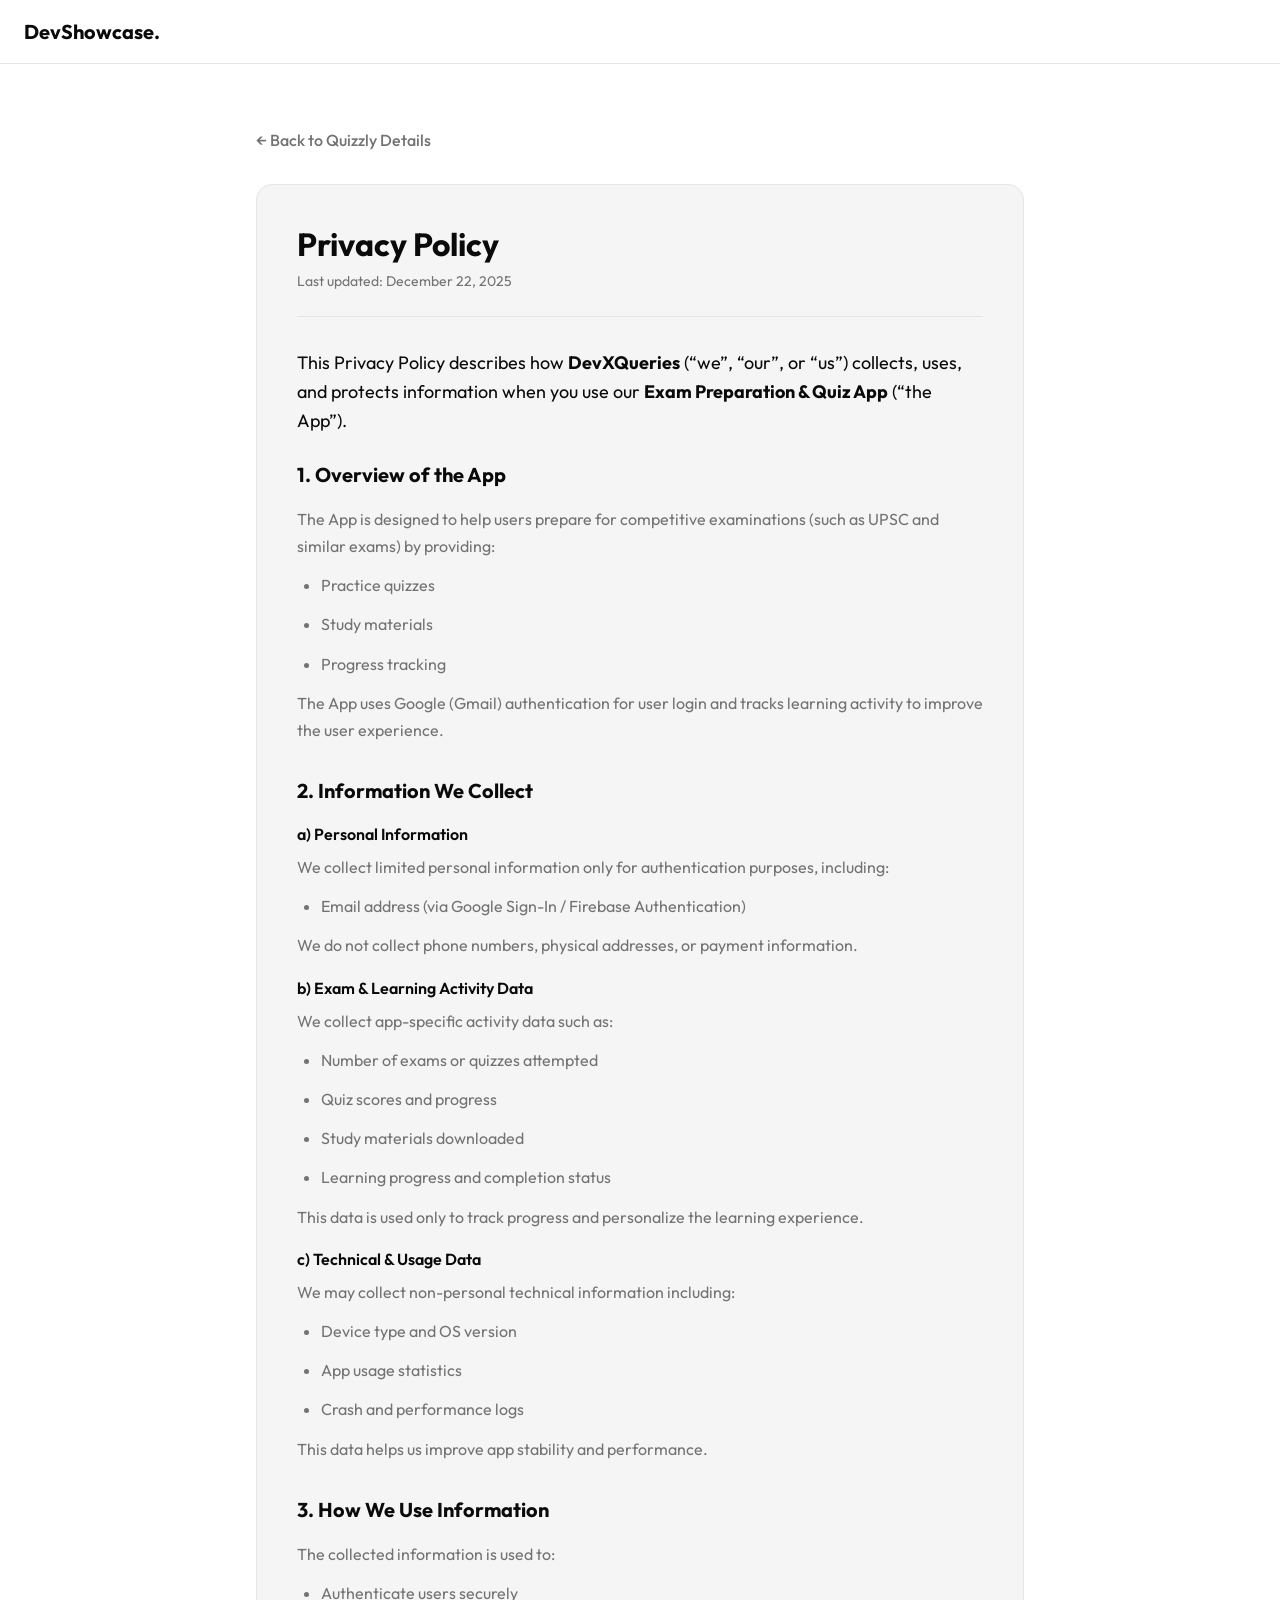
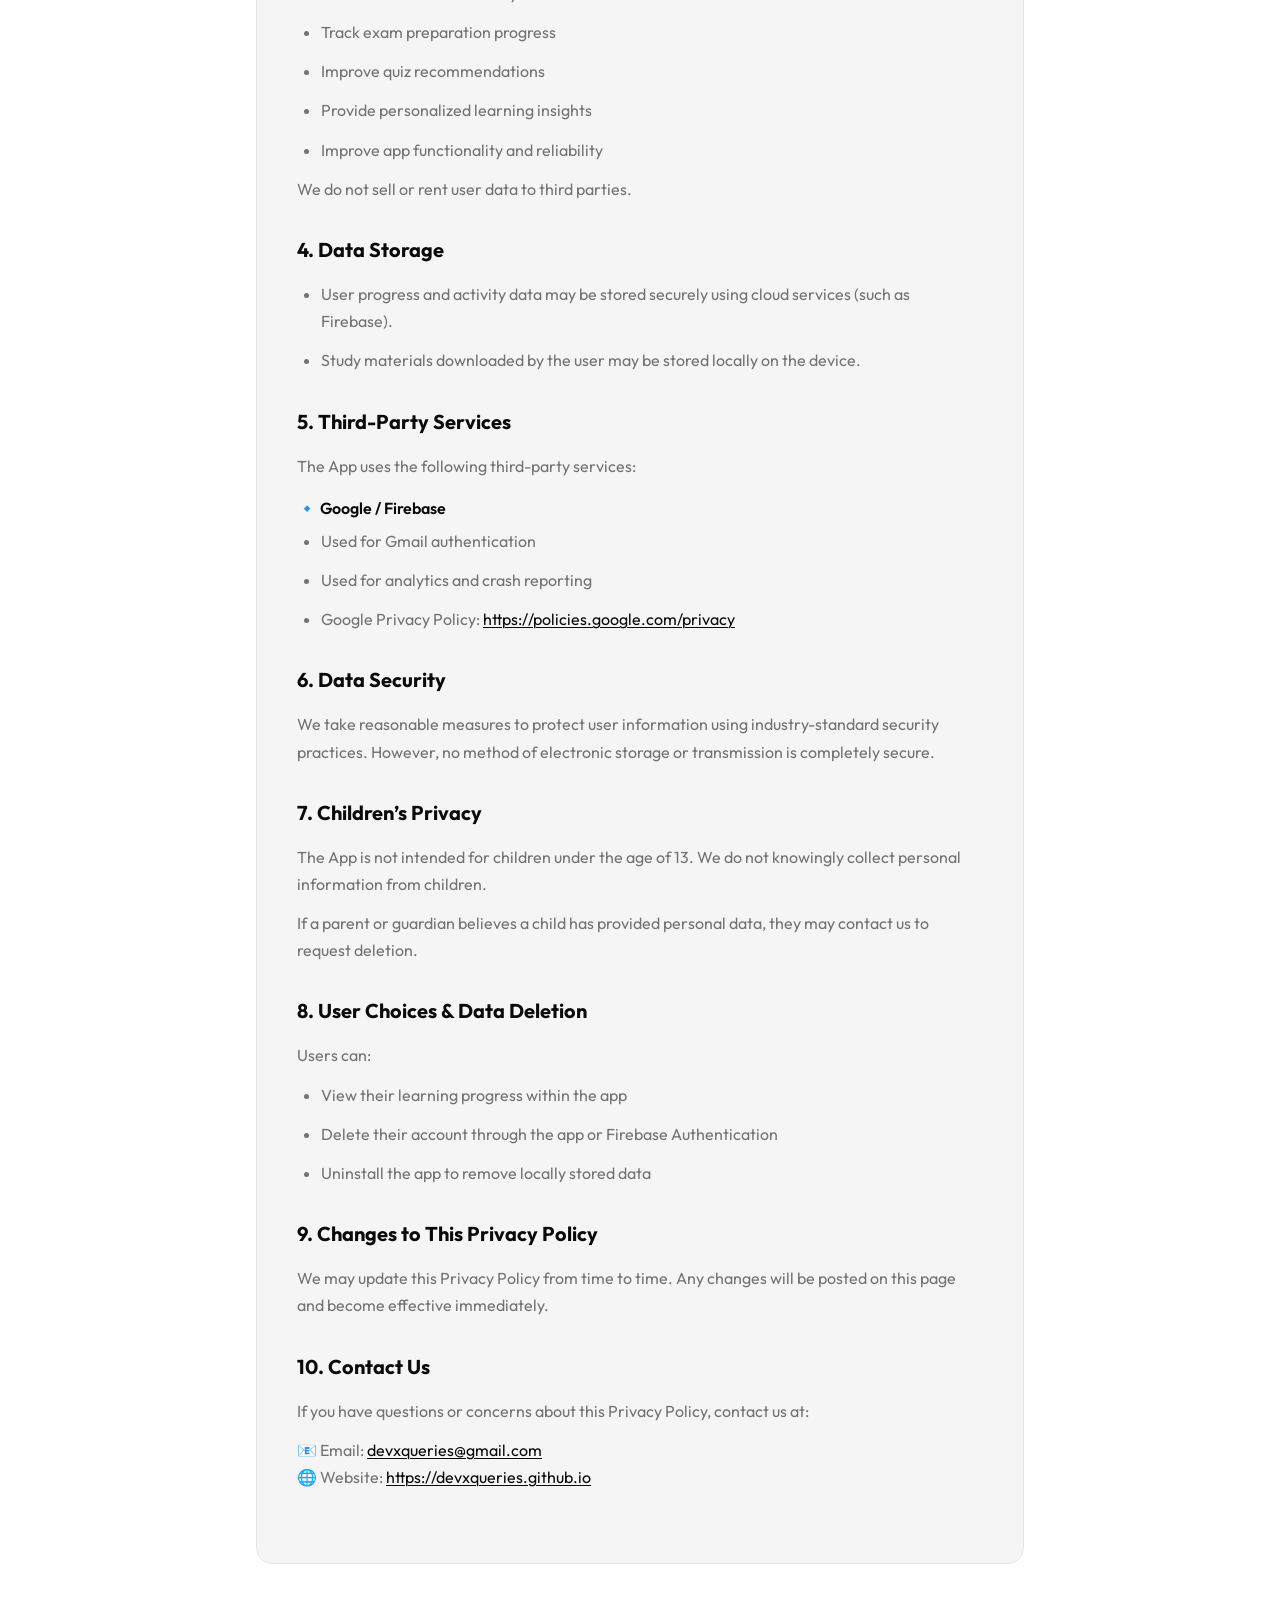
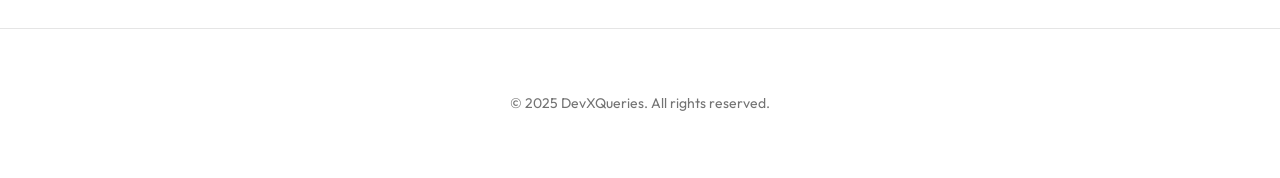
<file: quizzly/privacy/index.html>
<!DOCTYPE html>
<html lang="en">

<head>
    <meta charset="UTF-8">
    <meta name="viewport" content="width=device-width, initial-scale=1.0">
    <title>Privacy Policy - Quizzly</title>
    <link rel="preconnect" href="https://fonts.googleapis.com">
    <link rel="preconnect" href="https://fonts.gstatic.com" crossorigin>
    <link href="https://fonts.googleapis.com/css2?family=Outfit:wght@300;400;500;600;700&display=swap" rel="stylesheet">
    <link rel="stylesheet" href="../../style.css">
    <style>
        .page-container {
            max-width: 800px;
            margin: 0 auto;
            padding: 4rem 1rem;
        }

        .back-link {
            display: inline-flex;
            align-items: center;
            color: var(--muted-foreground);
            text-decoration: none;
            margin-bottom: 2rem;
            font-weight: 500;
        }

        .back-link:hover {
            color: var(--foreground);
        }

        .policy-document {
            background: var(--muted);
            padding: 2.5rem;
            border-radius: 1rem;
            border: 1px solid var(--border);
        }

        .policy-document h1 {
            font-size: 2rem;
            margin-bottom: 0.5rem;
            line-height: 1.2;
        }

        .policy-doc-meta {
            color: var(--muted-foreground);
            font-size: 0.875rem;
            margin-bottom: 2rem;
            padding-bottom: 1.5rem;
            border-bottom: 1px solid var(--border);
        }

        .policy-section {
            margin-bottom: 2rem;
        }

        .policy-section h3 {
            font-size: 1.25rem;
            font-weight: 700;
            margin-bottom: 1rem;
            color: var(--foreground);
        }

        .policy-section h4 {
            font-size: 1rem;
            font-weight: 600;
            margin: 1rem 0 0.5rem;
            color: var(--foreground);
        }

        .policy-section p,
        .policy-section li {
            color: var(--muted-foreground);
            line-height: 1.7;
            margin-bottom: 0.75rem;
        }

        .policy-section ul {
            list-style: disc;
            padding-left: 1.5rem;
            margin-bottom: 0.75rem;
        }

        .policy-section a {
            color: var(--foreground);
            text-decoration: underline;
            text-decoration-thickness: 1px;
            text-underline-offset: 2px;
        }

        .policy-section a:hover {
            color: #000;
        }
    </style>
</head>

<body>
    <header>
        <div class="container" style="display: flex; justify-content: space-between; align-items: center;">
            <a href="../../index.html" class="logo">DevShowcase.</a>
        </div>
    </header>

    <main class="page-container">
        <a href="../../projects/quizzly.html" class="back-link">&larr; Back to Quizzly Details</a>

        <div class="policy-document">
            <h1>Privacy Policy</h1>
            <div class="policy-doc-meta">
                Last updated: December 22, 2025
            </div>

            <p style="margin-bottom: 1.5rem; font-size: 1.125rem; line-height: 1.6;">
                This Privacy Policy describes how <strong>DevXQueries</strong> (“we”, “our”, or “us”) collects, uses,
                and protects information when you use our <strong>Exam Preparation & Quiz App</strong> (“the App”).
            </p>

            <div class="policy-section">
                <h3>1. Overview of the App</h3>
                <p>The App is designed to help users prepare for competitive examinations (such as UPSC and similar
                    exams) by providing:</p>
                <ul>
                    <li>Practice quizzes</li>
                    <li>Study materials</li>
                    <li>Progress tracking</li>
                </ul>
                <p>The App uses Google (Gmail) authentication for user login and tracks learning activity to improve the
                    user experience.</p>
            </div>

            <div class="policy-section">
                <h3>2. Information We Collect</h3>

                <h4>a) Personal Information</h4>
                <p>We collect limited personal information only for authentication purposes, including:</p>
                <ul>
                    <li>Email address (via Google Sign-In / Firebase Authentication)</li>
                </ul>
                <p>We do not collect phone numbers, physical addresses, or payment information.</p>

                <h4>b) Exam & Learning Activity Data</h4>
                <p>We collect app-specific activity data such as:</p>
                <ul>
                    <li>Number of exams or quizzes attempted</li>
                    <li>Quiz scores and progress</li>
                    <li>Study materials downloaded</li>
                    <li>Learning progress and completion status</li>
                </ul>
                <p>This data is used only to track progress and personalize the learning experience.</p>

                <h4>c) Technical & Usage Data</h4>
                <p>We may collect non-personal technical information including:</p>
                <ul>
                    <li>Device type and OS version</li>
                    <li>App usage statistics</li>
                    <li>Crash and performance logs</li>
                </ul>
                <p>This data helps us improve app stability and performance.</p>
            </div>

            <div class="policy-section">
                <h3>3. How We Use Information</h3>
                <p>The collected information is used to:</p>
                <ul>
                    <li>Authenticate users securely</li>
                    <li>Track exam preparation progress</li>
                    <li>Improve quiz recommendations</li>
                    <li>Provide personalized learning insights</li>
                    <li>Improve app functionality and reliability</li>
                </ul>
                <p>We do not sell or rent user data to third parties.</p>
            </div>

            <div class="policy-section">
                <h3>4. Data Storage</h3>
                <ul>
                    <li>User progress and activity data may be stored securely using cloud services (such as Firebase).
                    </li>
                    <li>Study materials downloaded by the user may be stored locally on the device.</li>
                </ul>
            </div>

            <div class="policy-section">
                <h3>5. Third-Party Services</h3>
                <p>The App uses the following third-party services:</p>

                <h4>🔹 Google / Firebase</h4>
                <ul>
                    <li>Used for Gmail authentication</li>
                    <li>Used for analytics and crash reporting</li>
                    <li>Google Privacy Policy: <a href="https://policies.google.com/privacy"
                            target="_blank">https://policies.google.com/privacy</a></li>
                </ul>
            </div>

            <div class="policy-section">
                <h3>6. Data Security</h3>
                <p>We take reasonable measures to protect user information using industry-standard security practices.
                    However, no method of electronic storage or transmission is completely secure.</p>
            </div>

            <div class="policy-section">
                <h3>7. Children’s Privacy</h3>
                <p>The App is not intended for children under the age of 13. We do not knowingly collect personal
                    information from children.</p>
                <p>If a parent or guardian believes a child has provided personal data, they may contact us to request
                    deletion.</p>
            </div>

            <div class="policy-section">
                <h3>8. User Choices & Data Deletion</h3>
                <p>Users can:</p>
                <ul>
                    <li>View their learning progress within the app</li>
                    <li>Delete their account through the app or Firebase Authentication</li>
                    <li>Uninstall the app to remove locally stored data</li>
                </ul>
            </div>

            <div class="policy-section">
                <h3>9. Changes to This Privacy Policy</h3>
                <p>We may update this Privacy Policy from time to time. Any changes will be posted on this page and
                    become effective immediately.</p>
            </div>

            <div class="policy-section">
                <h3>10. Contact Us</h3>
                <p>If you have questions or concerns about this Privacy Policy, contact us at:</p>
                <p>
                    📧 Email: <a href="mailto:devxqueries@gmail.com">devxqueries@gmail.com</a><br>
                    🌐 Website: <a href="https://devxqueries.github.io"
                        target="_blank">https://devxqueries.github.io</a>
                </p>
            </div>
        </div>

    </main>

    <footer>
        <div class="container">
            <p>&copy; 2025 DevXQueries. All rights reserved.</p>
        </div>
    </footer>
</body>

</html>
</file>
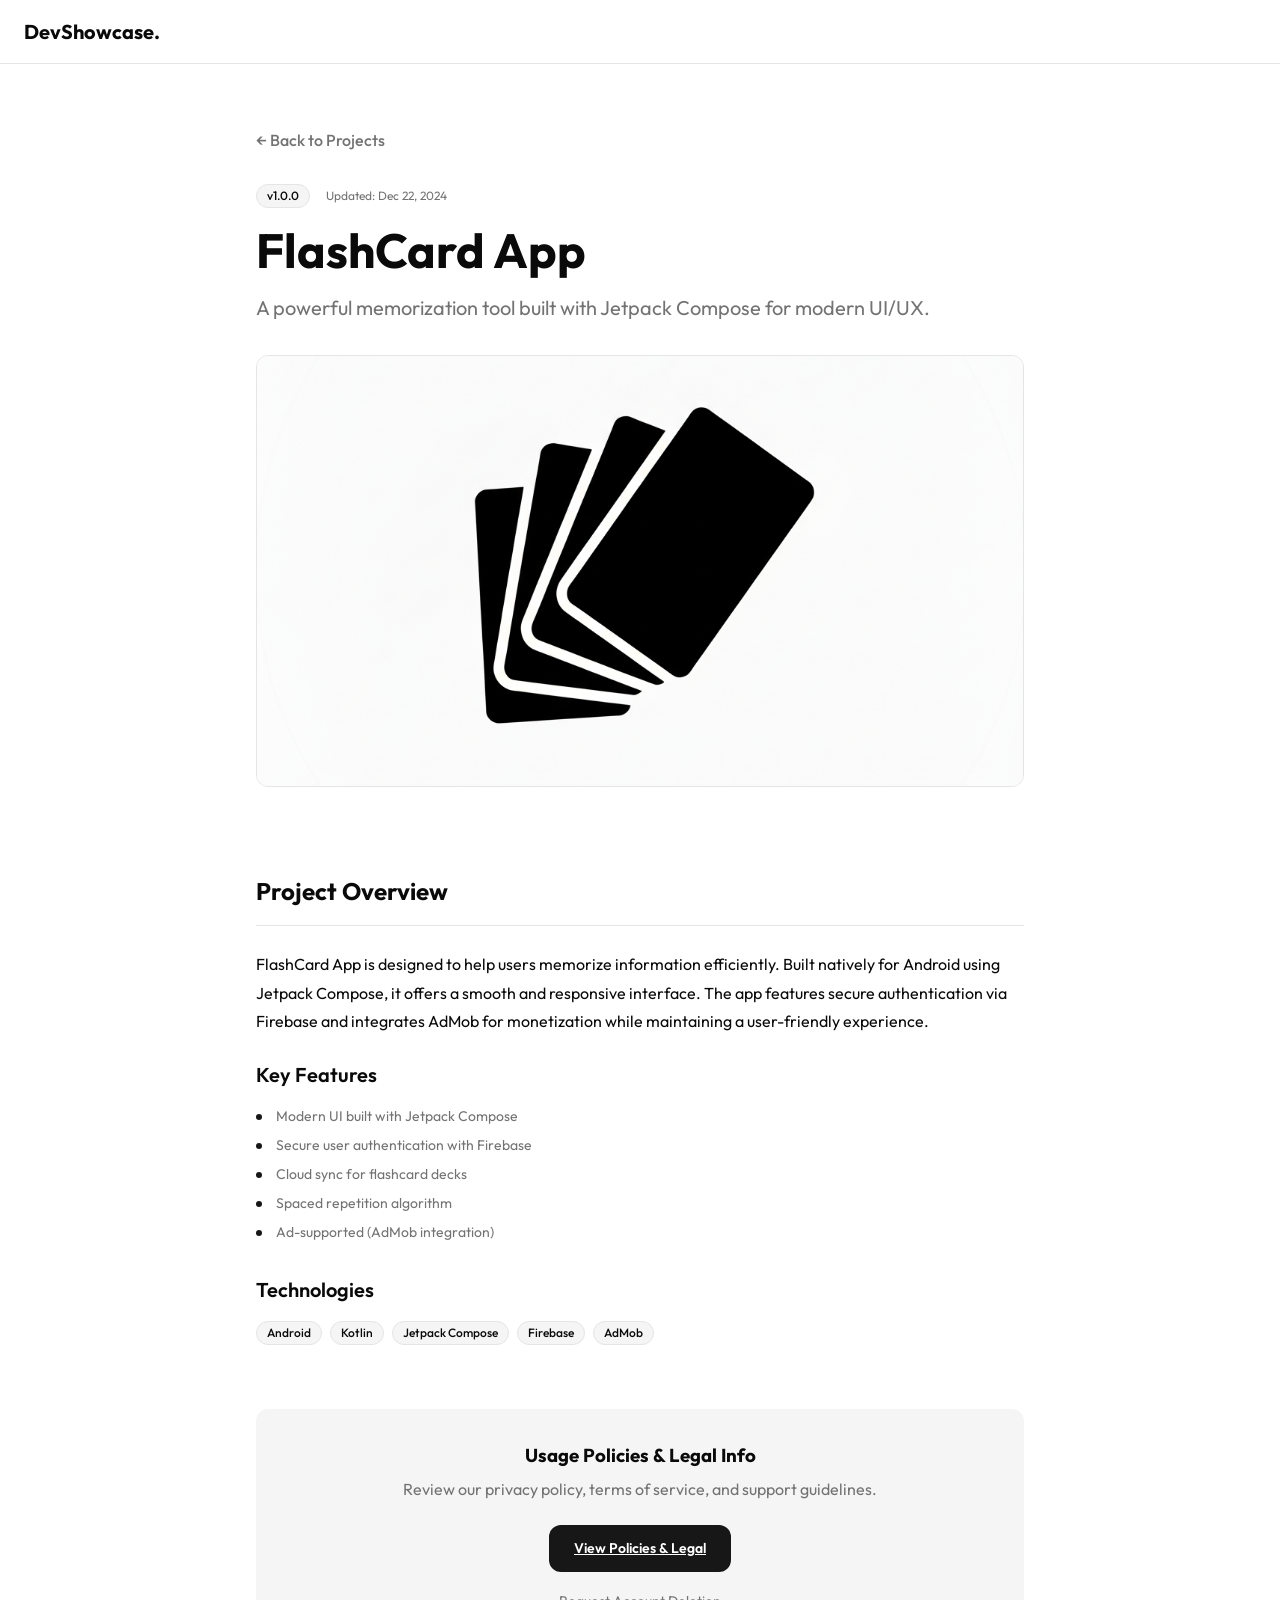
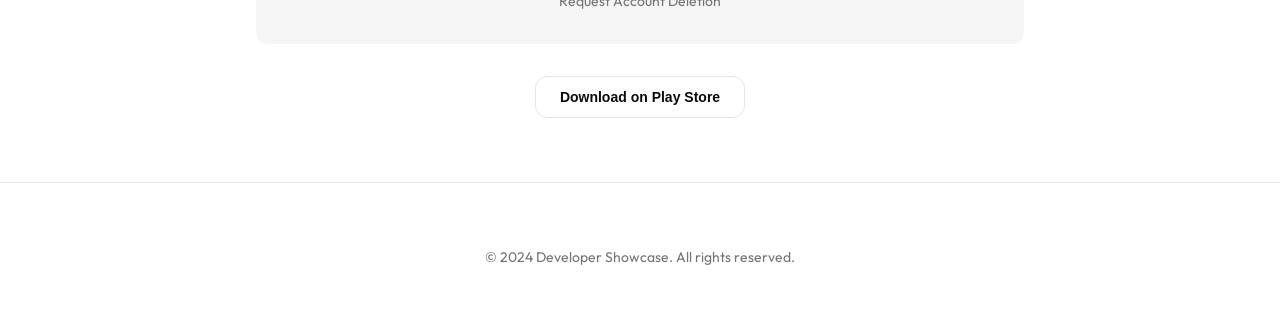
<file: projects/flashcard-app.html>
<!DOCTYPE html>
<html lang="en">

<head>
    <meta charset="UTF-8">
    <meta name="viewport" content="width=device-width, initial-scale=1.0">
    <title>FlashCard App - Project Details</title>
    <link rel="preconnect" href="https://fonts.googleapis.com">
    <link rel="preconnect" href="https://fonts.gstatic.com" crossorigin>
    <link href="https://fonts.googleapis.com/css2?family=Outfit:wght@300;400;500;600;700&display=swap" rel="stylesheet">
    <link rel="stylesheet" href="../style.css">
    <style>
        .page-container {
            max-width: 800px;
            margin: 0 auto;
            padding: 4rem 1rem;
        }

        .back-link {
            display: inline-flex;
            align-items: center;
            color: var(--muted-foreground);
            text-decoration: none;
            margin-bottom: 2rem;
            font-weight: 500;
        }

        .back-link:hover {
            color: var(--foreground);
        }

        .hero-image {
            width: 100%;
            aspect-ratio: 16/9;
            object-fit: cover;
            border-radius: var(--radius);
            margin-bottom: 2rem;
            border: 1px solid var(--border);
        }

        .meta-tags {
            display: flex;
            gap: 1rem;
            margin-bottom: 1rem;
            align-items: center;
        }

        .section-title {
            font-size: 1.5rem;
            font-weight: 700;
            margin: 3rem 0 1.5rem;
            padding-bottom: 1rem;
            border-bottom: 1px solid var(--border);
        }

        .tech-tags {
            display: flex;
            flex-wrap: wrap;
            gap: 0.5rem;
            margin-top: 1rem;
        }

        .policy-link-container {
            margin-top: 4rem;
            padding: 2rem;
            background: var(--muted);
            border-radius: var(--radius);
            text-align: center;
        }
    </style>
</head>

<body>
    <header>
        <div class="container" style="display: flex; justify-content: space-between; align-items: center;">
            <a href="../index.html" class="logo">DevShowcase.</a>
        </div>
    </header>

    <main class="page-container">
        <a href="../index.html" class="back-link">&larr; Back to Projects</a>

        <div class="meta-tags">
            <span class="tag">v1.0.0</span>
            <span class="last-updated">Updated: Dec 22, 2024</span>
        </div>

        <h1 style="font-size: 3rem; font-weight: 700; margin-bottom: 1rem; line-height: 1.1;">FlashCard App</h1>
        <p style="font-size: 1.25rem; color: var(--muted-foreground); margin-bottom: 2rem;">A powerful memorization tool
            built with Jetpack Compose for modern UI/UX.</p>

        <img src="../iconlogo.png" alt="FlashCard App" class="hero-image">

        <h2 class="section-title">Project Overview</h2>
        <p style="line-height: 1.8; margin-bottom: 1.5rem; color: var(--foreground);">
            FlashCard App is designed to help users memorize information efficiently. Built natively for Android using
            Jetpack Compose, it offers a smooth and responsive interface. The app features secure authentication via
            Firebase and integrates AdMob for monetization while maintaining a user-friendly experience.
        </p>

        <h3 style="font-size: 1.25rem; font-weight: 600; margin-bottom: 1rem;">Key Features</h3>
        <ul class="features-list">
            <li>Modern UI built with Jetpack Compose</li>
            <li>Secure user authentication with Firebase</li>
            <li>Cloud sync for flashcard decks</li>
            <li>Spaced repetition algorithm</li>
            <li>Ad-supported (AdMob integration)</li>
        </ul>

        <h3 style="font-size: 1.25rem; font-weight: 600; margin: 2rem 0 1rem;">Technologies</h3>
        <div class="tech-tags">
            <span class="tag">Android</span><span class="tag">Kotlin</span><span class="tag">Jetpack Compose</span><span
                class="tag">Firebase</span><span class="tag">AdMob</span>
        </div>

        <div class="policy-link-container">
            <h3>Usage Policies & Legal Info</h3>
            <p style="color: var(--muted-foreground); margin: 0.5rem 0 1.5rem;">Review our privacy policy, terms of
                service, and support guidelines.</p>
            <a href="../flashcard/privacy/" class="button primary">View Policies & Legal</a>
            <div style="margin-top: 1rem;">
                <a href="../flashcard/delete-account/"
                    style="font-size: 0.875rem; color: var(--muted-foreground); text-decoration: none;">Request Account
                    Deletion</a>
            </div>
        </div>

        <!-- Placeholder for Play Store link -->
        <div style="margin-top: 2rem; text-align: center;">
            <button class="button outline" onclick="alert('Play Store link coming soon!')">Download on Play
                Store</button>
        </div>

    </main>

    <footer>
        <div class="container">
            <p>&copy; 2024 Developer Showcase. All rights reserved.</p>
        </div>
    </footer>
</body>

</html>
</file>
<file: style.css>
:root {
    --primary: #171717;
    --primary-foreground: #ffffff;
    --background: #ffffff;
    --foreground: #0a0a0a;
    --muted: #f5f5f5;
    --muted-foreground: #737373;
    --border: #e5e5e5;
    --card: #ffffff;
    --card-foreground: #0a0a0a;
    --radius: 0.75rem;
    --font-sans: 'Outfit', -apple-system, BlinkMacSystemFont, "Segoe UI", Roboto, "Helvetica Neue", Arial, sans-serif;
    --transition: all 0.3s cubic-bezier(0.4, 0, 0.2, 1);
}

@keyframes fadeIn {
    from {
        opacity: 0;
        transform: translateY(10px);
    }

    to {
        opacity: 1;
        transform: translateY(0);
    }
}

* {
    margin: 0;
    padding: 0;
    box-sizing: border-box;
}

html {
    scroll-behavior: smooth;
}

body {
    font-family: var(--font-sans);
    background-color: var(--background);
    color: var(--foreground);
    line-height: 1.5;
    -webkit-font-smoothing: antialiased;
}

.container {
    width: 100%;
    max-width: 1280px;
    margin: 0 auto;
    padding: 0 1rem;
}

@media (min-width: 768px) {
    .container {
        padding: 0 1.5rem;
    }
}

/* Header */
header {
    height: 4rem;
    display: flex;
    align-items: center;
    border-bottom: 1px solid var(--border);
    background-color: rgba(255, 255, 255, 0.8);
    backdrop-filter: blur(8px);
    position: sticky;
    top: 0;
    z-index: 50;
}

.logo {
    font-weight: 700;
    font-size: 1.25rem;
    color: var(--foreground);
    text-decoration: none;
}

nav a {
    font-size: 0.875rem;
    font-weight: 500;
    color: var(--muted-foreground);
    text-decoration: none;
    margin-left: 1.5rem;
    transition: color 0.2s;
}

nav a:hover {
    color: var(--foreground);
}

/* Hero Section */
.hero {
    padding: 5rem 0;
    text-align: center;
    position: relative;
    overflow: hidden;
}

.hero h1 {
    font-size: 2.5rem;
    font-weight: 700;
    letter-spacing: -0.025em;
    margin-bottom: 1.5rem;
    animation: fadeIn 0.5s ease-out;
}

.hero p {
    font-size: 1.125rem;
    color: var(--muted-foreground);
    max-width: 42rem;
    margin: 0 auto 2rem;
    animation: fadeIn 0.5s ease-out 0.1s backwards;
}

@media (min-width: 768px) {
    .hero {
        padding: 8rem 0;
    }

    .hero h1 {
        font-size: 3.75rem;
    }

    .hero p {
        font-size: 1.25rem;
    }
}

.btn-group {
    display: flex;
    justify-content: center;
    gap: 1rem;
    animation: fadeIn 0.5s ease-out 0.2s backwards;
}

.button {
    display: inline-flex;
    align-items: center;
    justify-content: center;
    padding: 0.75rem 1.5rem;
    border-radius: var(--radius);
    font-weight: 600;
    font-size: 0.875rem;
    cursor: pointer;
    transition: var(--transition);
    border: 1px solid transparent;
}

.button.primary {
    background-color: var(--primary);
    color: var(--primary-foreground);
}

.button.primary:hover {
    background-color: #404040;
}

.button.outline {
    border-color: var(--border);
    background-color: transparent;
    color: var(--foreground);
}

.button.outline:hover {
    background-color: var(--muted);
}

/* Projects Section */
#projects {
    padding: 5rem 0;
    background-color: #fafafa;
}

.section-header {
    text-align: center;
    margin-bottom: 3rem;
}

.section-header h2 {
    font-size: 1.875rem;
    font-weight: 700;
    margin-bottom: 1rem;
}

.section-header p {
    color: var(--muted-foreground);
    max-width: 42rem;
    margin: 0 auto;
}

.projects-grid {
    display: grid;
    grid-template-columns: 1fr;
    gap: 2rem;
}

@media (min-width: 768px) {
    .projects-grid {
        grid-template-columns: repeat(2, 1fr);
    }
}

@media (min-width: 1024px) {
    .projects-grid {
        grid-template-columns: repeat(3, 1fr);
    }
}

/* Project Card */
.project-card {
    background: var(--card);
    border: 1px solid var(--border);
    border-radius: var(--radius);
    overflow: hidden;
    display: flex;
    flex-direction: column;
    transition: var(--transition);
    cursor: pointer;
}

.project-card:hover {
    transform: translateY(-4px);
    box-shadow: 0 10px 15px -3px rgba(0, 0, 0, 0.1);
}

.project-image {
    height: 200px;
    background-size: cover;
    background-position: center;
    border-bottom: 1px solid var(--border);
}

.project-card-content {
    padding: 1.5rem;
    display: flex;
    flex-direction: column;
    flex: 1;
}

.project-header {
    display: flex;
    justify-content: space-between;
    align-items: center;
    margin-bottom: 0.75rem;
}

.version {
    font-size: 0.75rem;
    font-weight: 600;
    background: var(--muted);
    color: var(--muted-foreground);
    padding: 0.125rem 0.5rem;
    border-radius: 9999px;
}

.last-updated {
    font-size: 0.75rem;
    color: var(--muted-foreground);
}

.project-card h3 {
    font-size: 1.25rem;
    font-weight: 700;
    margin-bottom: 0.5rem;
}

.project-card p {
    font-size: 0.875rem;
    color: var(--muted-foreground);
    margin-bottom: 1rem;
    display: -webkit-box;
    -webkit-line-clamp: 2;
    -webkit-box-orient: vertical;
    overflow: hidden;
}

.tags {
    display: flex;
    flex-wrap: wrap;
    gap: 0.5rem;
    margin-bottom: 1.5rem;
}

.tag {
    font-size: 0.75rem;
    font-weight: 500;
    color: var(--foreground);
    background: var(--muted);
    border: 1px solid var(--border);
    padding: 0.125rem 0.625rem;
    border-radius: 9999px;
}

.project-footer {
    margin-top: auto;
}

.view-btn {
    font-size: 0.875rem;
    font-weight: 600;
    color: var(--primary);
    display: flex;
    align-items: center;
}

/* CTA Section */
.cta-section {
    padding: 5rem 0;
}

.cta-box {
    background-color: var(--primary);
    color: var(--primary-foreground);
    border-radius: 1rem;
    padding: 3rem;
    text-align: center;
}

.cta-box h2 {
    font-size: 1.875rem;
    font-weight: 700;
    margin-bottom: 1rem;
}

.cta-box p {
    opacity: 0.9;
    max-width: 32rem;
    margin: 0 auto 2rem;
}

.cta-box .button {
    background-color: var(--background);
    color: var(--foreground);
}

/* Modal */
.modal-overlay {
    position: fixed;
    inset: 0;
    background: rgba(0, 0, 0, 0.4);
    backdrop-filter: blur(4px);
    z-index: 1000;
    display: none;
    align-items: center;
    justify-content: center;
    padding: 1rem;
}

/* Modal Adjustments for Sheet-like feel */
.modal-content {
    background: var(--background);
    width: 100%;
    max-width: 32rem;
    /* Narrower like a sheet */
    height: 100vh;
    margin-left: auto;
    /* Push to right like a sheet */
    border-radius: 0;
    display: flex;
    flex-direction: column;
}

@media (max-width: 768px) {
    .modal-content {
        max-width: 100%;
    }
}

.modal-body-scroll {
    flex: 1;
    overflow-y: auto;
    padding: 1.5rem;
}

.tabs-list {
    display: flex;
    border-bottom: 1px solid var(--border);
    padding: 0 1.5rem;
}

.tab-trigger {
    padding: 0.75rem 1rem;
    font-size: 0.875rem;
    font-weight: 500;
    color: var(--muted-foreground);
    background: none;
    border: none;
    cursor: pointer;
    border-bottom: 2px solid transparent;
    margin-bottom: -1px;
}

.tab-trigger.active {
    color: var(--primary);
    border-bottom-color: var(--primary);
}

.modal-footer {
    padding: 1.5rem;
    border-top: 1px solid var(--border);
}

.features-list {
    list-style: none;
    font-size: 0.875rem;
    color: var(--muted-foreground);
}

.features-list li {
    position: relative;
    padding-left: 1.25rem;
    margin-bottom: 0.5rem;
}

.features-list li::before {
    content: "";
    position: absolute;
    left: 0;
    top: 0.5rem;
    width: 0.375rem;
    height: 0.375rem;
    background-color: var(--primary);
    border-radius: 50%;
}

.fadeIn {
    animation: fadeIn 0.3s ease-out;
}

.close-modal {
    position: absolute;
    top: 1rem;
    right: 1rem;
    border: none;
    background: transparent;
    font-size: 1.5rem;
    cursor: pointer;
    color: var(--muted-foreground);
    transition: color 0.2s;
}

.close-modal:hover {
    color: var(--foreground);
}

.modal-header {
    padding: 2rem 2rem 1.5rem;
    border-bottom: 1px solid var(--border);
}

.modal-meta {
    display: flex;
    align-items: center;
    gap: 1rem;
    margin-top: 0.5rem;
    font-size: 0.875rem;
    color: var(--muted-foreground);
}

.modal-body {
    padding: 2rem;
    overflow-y: auto;
}

.policy-section {
    margin-bottom: 2rem;
}

.policy-section h4 {
    font-size: 1rem;
    font-weight: 700;
    margin-bottom: 0.75rem;
}

.policies-container {
    display: grid;
    gap: 1rem;
    margin-top: 1.5rem;
}

.policy-card {
    border: 1px solid var(--border);
    border-radius: var(--radius);
    padding: 1.25rem;
    background: var(--muted);
}

.policy-card h5 {
    font-size: 0.875rem;
    font-weight: 700;
    margin-bottom: 0.5rem;
}

.policy-card p {
    font-size: 0.875rem;
    color: var(--muted-foreground);
    line-height: 1.6;
}

/* Footer */
footer {
    padding: 4rem 0;
    border-top: 1px solid var(--border);
    text-align: center;
    font-size: 0.875rem;
    color: var(--muted-foreground);
}
</file>
